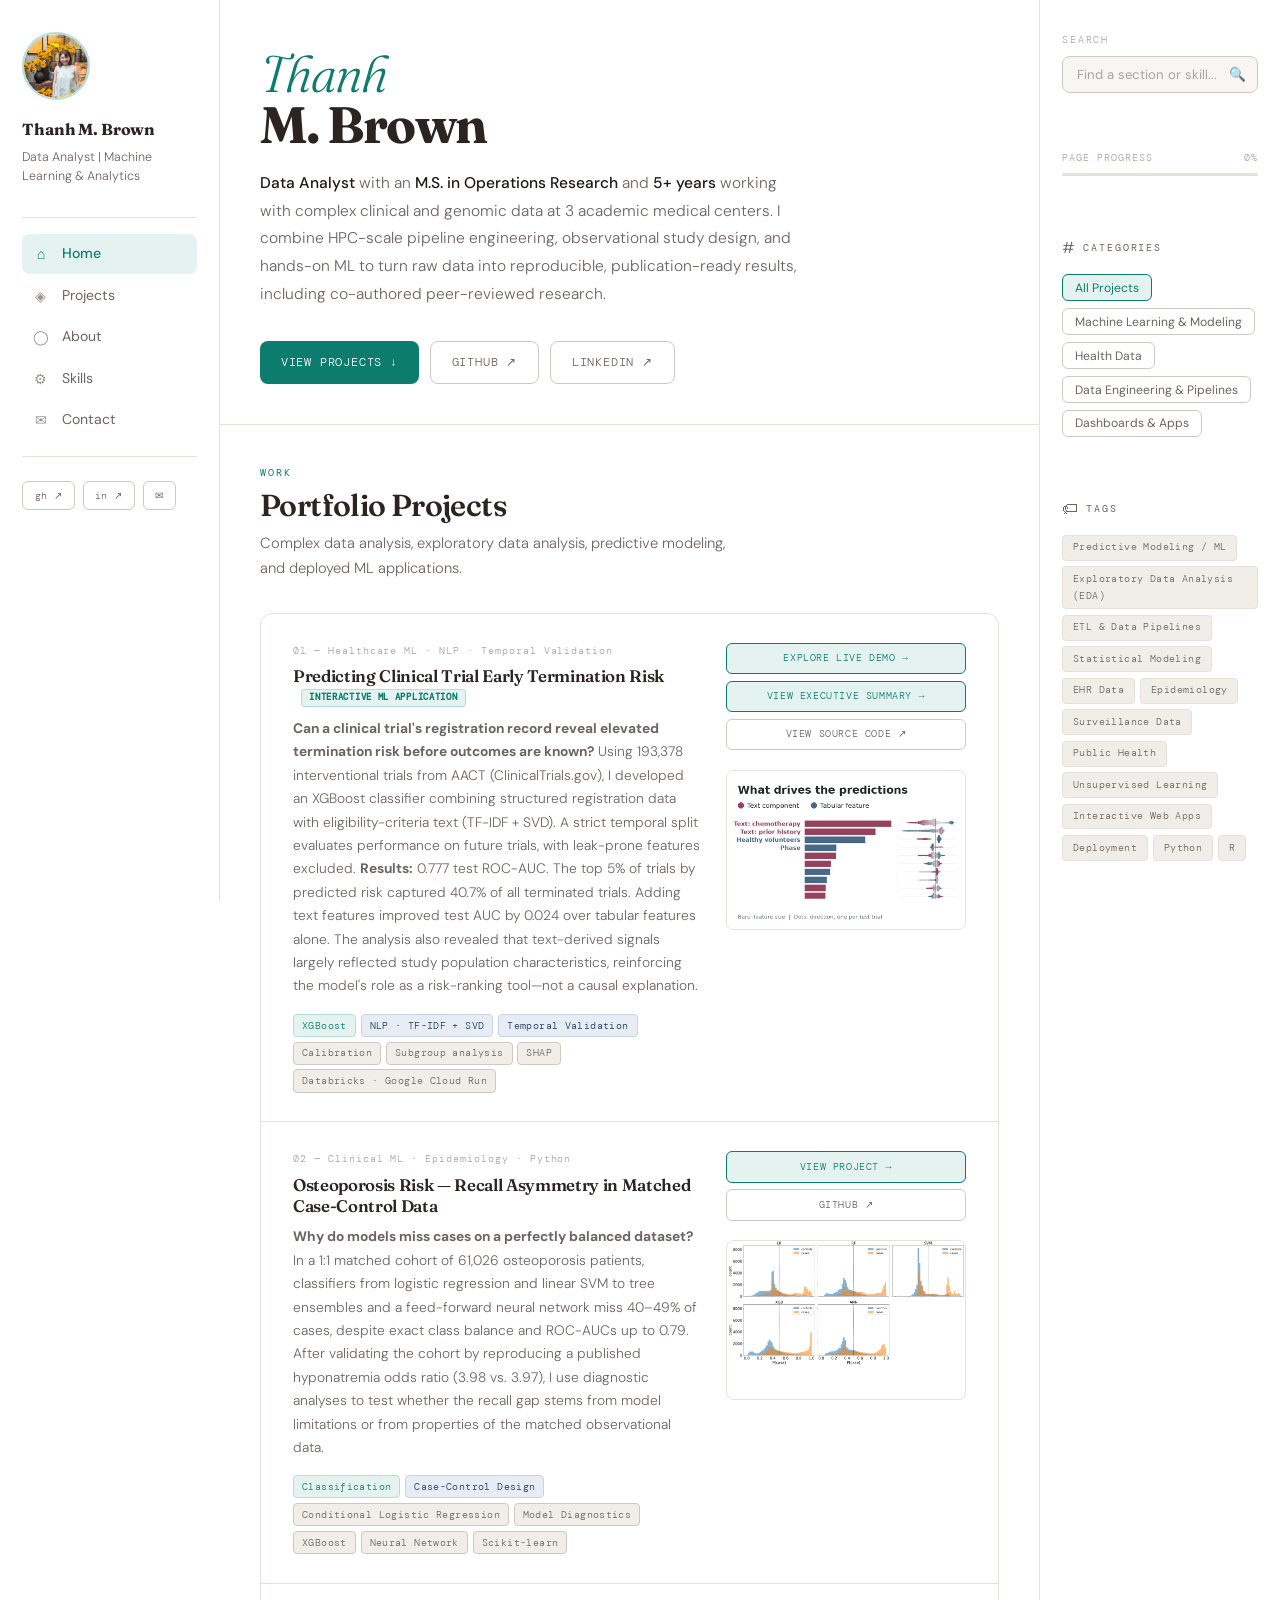
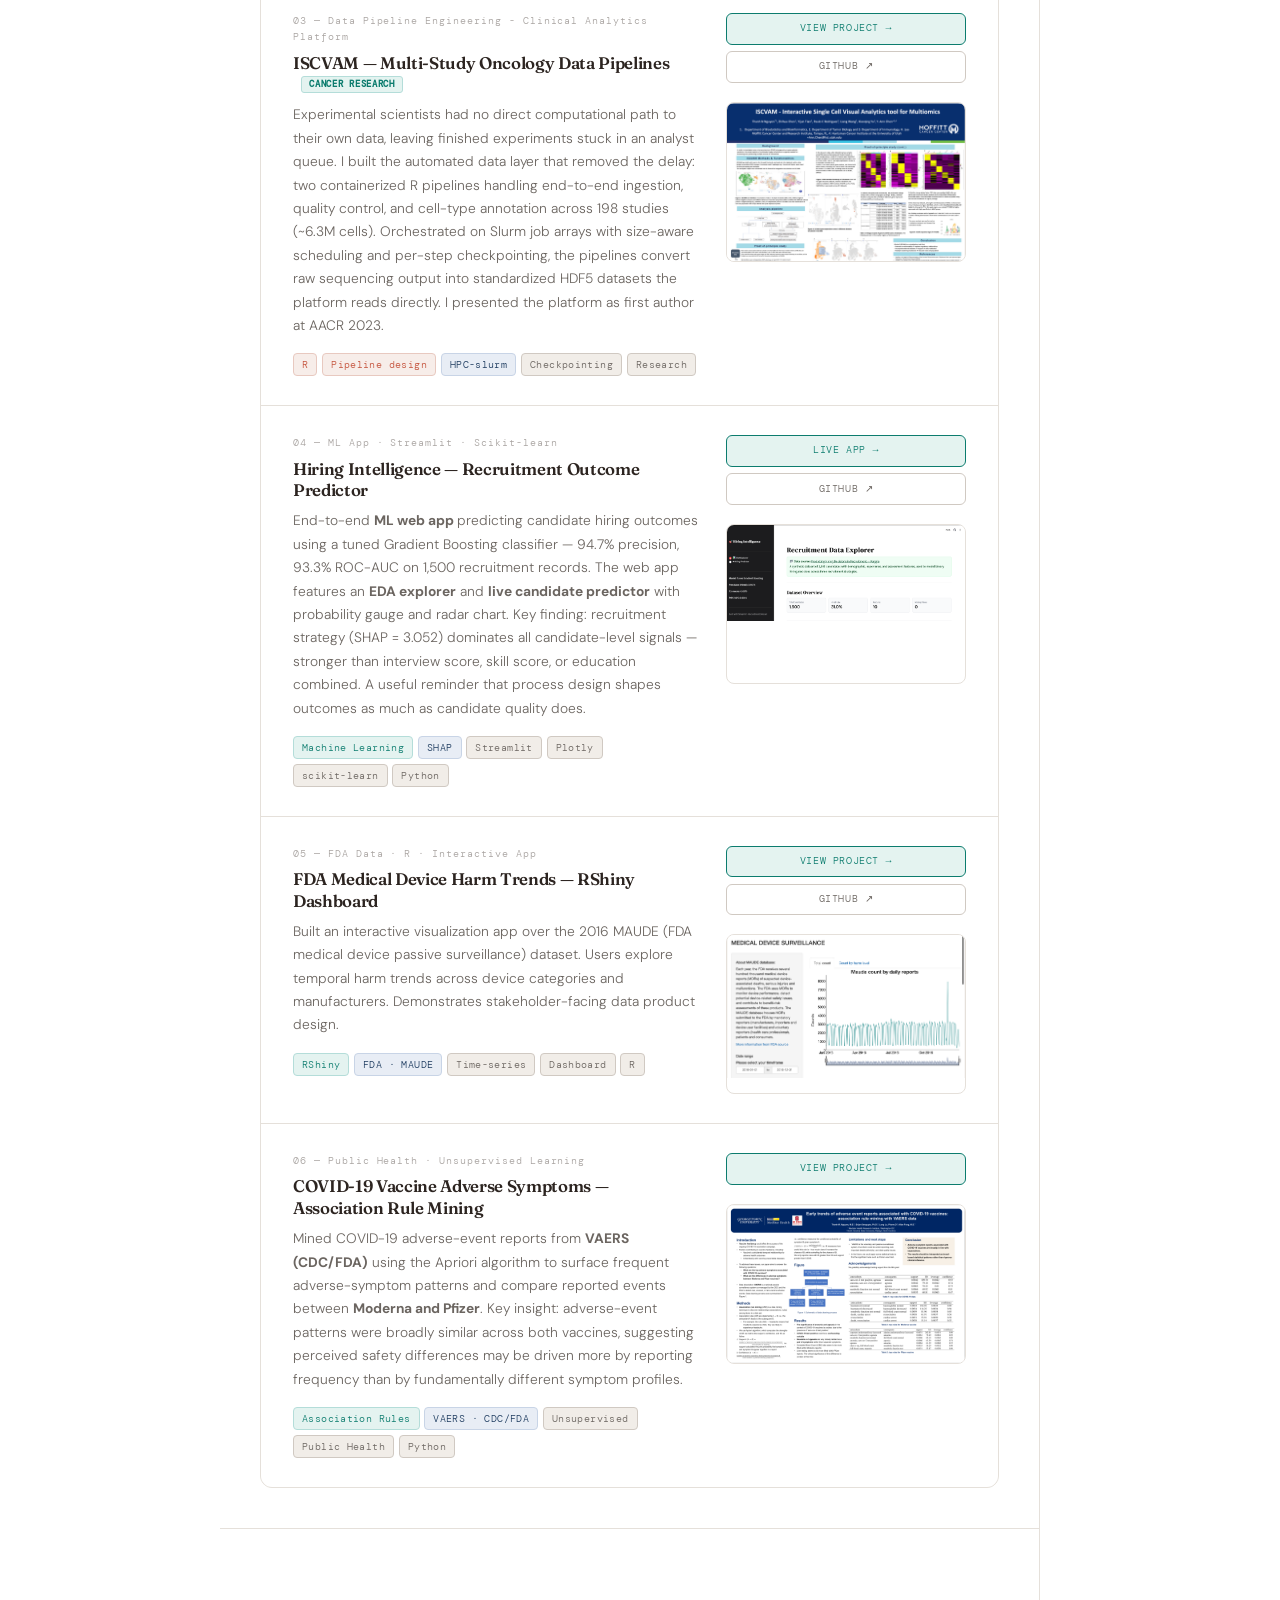
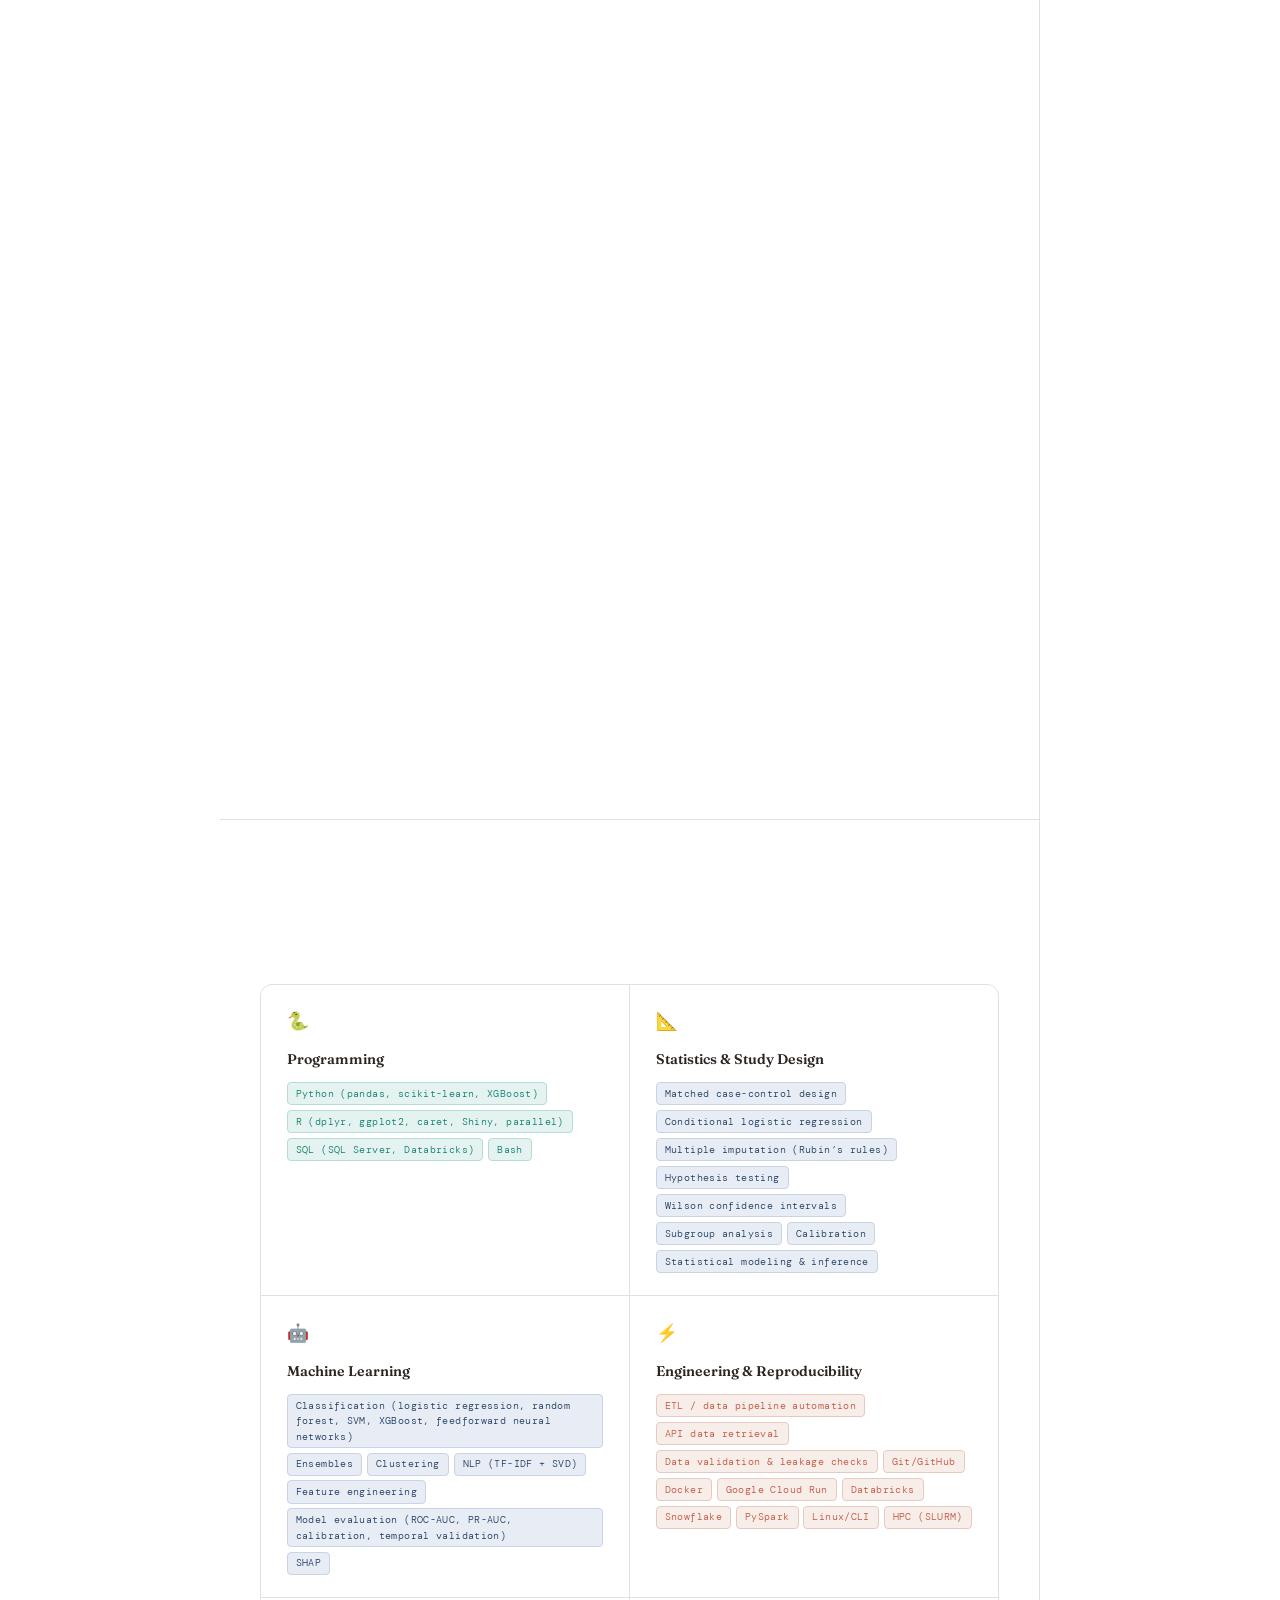
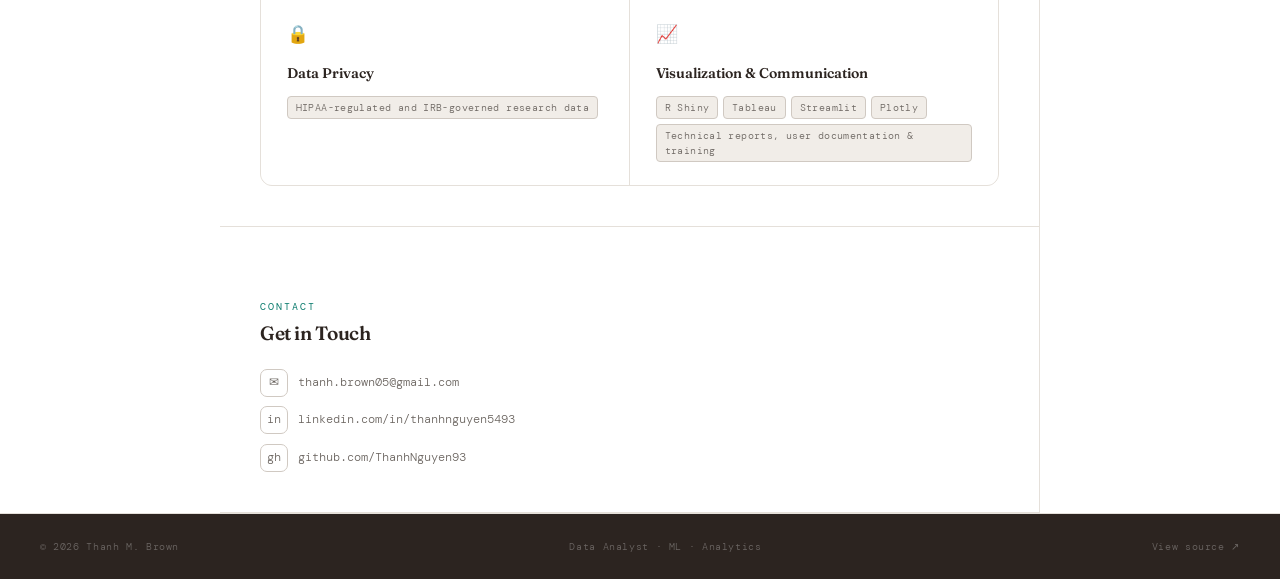
<file: index.html>
<!DOCTYPE html>
<html lang="en">
  <head>
  <meta charset="UTF-8">
  <meta name="viewport" content="width=device-width, initial-scale=1.0">
  <link rel="canonical" href="https://thanhnguyen93.github.io/" /> 
  <title>Thanh M. Brown — Data Analyst</title>

  <link rel="stylesheet" href="assets/css/style.css" />
    <!-- Google tag (gtag.js) -->
    <script async src="https://www.googletagmanager.com/gtag/js?id=G-ECCQQ2EWNH"></script>
    <script>
      window.dataLayer = window.dataLayer || [];
      function gtag(){dataLayer.push(arguments);}
      gtag('js', new Date());
      gtag('config', 'G-ECCQQ2EWNH');
    </script>
  
</head>

<body>
<div class="site-shell">

  <!-- LEFT SIDEBAR -->
  <aside class="left-sidebar">
    <div class="profile-avatar"><img src="assets/avata.jpg" alt="Thanh M. Brown" /></div>
    <div class="profile-name">Thanh M. Brown</div>
    <p class="profile-tagline">Data Analyst | Machine Learning & Analytics </p>
    <div class="sidebar-divider"></div>
    <ul class="sidebar-nav">
      <li><a href="#hero" class="active" data-section="hero"><span class="nav-icon">⌂</span> Home</a></li>
      <li><a href="#projects" data-section="projects"><span class="nav-icon">◈</span> Projects</a></li>
      <li><a href="#about" data-section="about"><span class="nav-icon">◯</span> About</a></li>
      <li><a href="#skills" data-section="skills"><span class="nav-icon">⚙</span> Skills</a></li>
      <li><a href="#contact" data-section="contact"><span class="nav-icon">✉</span> Contact</a></li>
    </ul>
    <div class="sidebar-divider"></div>
    <div class="sidebar-socials">
      <a href="https://github.com/ThanhNguyen93" target="_blank" class="social-btn">gh ↗</a>
      <a href="https://www.linkedin.com/in/thanhnguyen5493/" target="_blank" class="social-btn">in ↗</a>
      <a href="mailto:thanh.brown05@gmail.com" class="social-btn">✉</a>
    </div>
  </aside>

  <!-- MAIN CONTENT -->
  <main class="main-content">

    <!-- HERO -->
    <section id="hero" class="hero-banner">
    
      <h1 class="hero-name"><em>Thanh</em><br>M. Brown</h1>
      <p class="hero-bio">
       <strong>Data Analyst</strong> with an <strong>M.S. in Operations Research</strong> and <strong>5+ years</strong> working with complex clinical and genomic data at 3 academic medical centers. I combine HPC-scale pipeline engineering, observational study design, and hands-on ML to turn raw data into reproducible, publication-ready results, including co-authored peer-reviewed research.
      </p>
      <div class="hero-actions">
        <a href="#projects" class="btn btn-primary">View Projects ↓</a>
        <a href="https://github.com/ThanhNguyen93" target="_blank" class="btn btn-outline">GitHub ↗</a>
        <a href="https://www.linkedin.com/in/thanhnguyen5493/" target="_blank" class="btn btn-outline">LinkedIn ↗</a>
      </div>
    </section>

    <!-- PROJECTS -->
    <section id="projects" class="content-section">
      <p class="eyebrow reveal">Work</p>
      <h2 class="section-title reveal">Portfolio Projects</h2>
      <p class="section-sub reveal">Complex data analysis, exploratory data analysis, predictive modeling, and deployed ML applications.</p>

      <div class="projects-list reveal">

      
        <!-- 01 — Clinical Trial Early Termination Risk -->
      <div class="project-card featured" id="project-1">
          <div>
            <p class="project-num">
              01 — Healthcare ML · NLP · Temporal Validation 
            </p>

            <h3 class="project-title">
              Predicting Clinical Trial Early Termination Risk
              <span class="new-badge">Interactive ML application</span>
            </h3>

            <p class="project-desc">
              <strong>Can a clinical trial's registration record reveal elevated
              termination risk before outcomes are known?</strong>

              Using 193,378 interventional trials from AACT
              (ClinicalTrials.gov), I developed an XGBoost classifier combining
              structured registration data with eligibility-criteria text
              (TF-IDF + SVD). A strict temporal split evaluates performance on
              future trials, with leak-prone features excluded.

              <strong>Results:</strong> 0.777 test ROC-AUC. The top 5% of
              trials by predicted risk captured 40.7% of all terminated trials.
              Adding text features improved test AUC by 0.024 over tabular
              features alone.

              The analysis also revealed that text-derived signals largely
              reflected study population characteristics, reinforcing the
              model's role as a risk-ranking tool—not a causal explanation.
            </p>

            <div class="project-tags">
              <span class="tag tag-teal">XGBoost</span>
              <span class="tag tag-navy">NLP · TF-IDF + SVD</span>
              <span class="tag tag-navy">Temporal Validation</span>
              <span class="tag tag-muted">Calibration</span>
              <span class="tag tag-muted">Subgroup analysis</span>
              <span class="tag tag-muted">SHAP</span>
              <span class="tag tag-muted">Databricks · Google Cloud Run</span>
            </div>
          </div>

          <div class="project-links">
            <a href="https://early-termination-risk-1011623229464.us-east1.run.app"
              target="_blank" rel="noopener noreferrer"
              class="link-btn primary">Explore Live Demo →</a>

            <a href="https://thanhnguyen93.github.io/projects/project-clinical-trials.html" 
            class="link-btn primary">View Executive Summary →</a>
         
            <a href="https://github.com/ThanhNguyen93/clinical_trials_termination"
              target="_blank" rel="noopener noreferrer"
              class="link-btn">View Source Code ↗</a>

            <div class="project-preview">
              <img src="assets/img/termination-risk-screenshot.png"
                  alt="Interactive clinical trial early termination risk application">
            </div>
          </div>
        </div>
  

        <!-- 02 — Osteoporosis -->
        <div class="project-card" id="project-2">
          <div>
            <p class="project-num">02 — Clinical ML · Epidemiology · Python</p>
            <h3 class="project-title">Osteoporosis Risk — Recall Asymmetry in Matched Case-Control Data</h3>
            <p class="project-desc"><strong>Why do models miss cases on a perfectly balanced dataset?</strong> In a 1:1 matched cohort of 61,026 osteoporosis patients, classifiers from logistic regression and linear SVM to tree ensembles and a feed-forward neural network miss 40–49% of cases, despite exact class balance and ROC-AUCs up to 0.79. After validating the cohort by reproducing a published hyponatremia odds ratio (3.98 vs. 3.97), I use diagnostic analyses to test whether the recall gap stems from model limitations or from properties of the matched observational data.</p>
            <div class="project-tags">
              <span class="tag tag-teal">Classification</span>
              <span class="tag tag-navy">Case-Control Design</span>
              <span class="tag tag-muted">Conditional Logistic Regression</span>
              <span class="tag tag-muted">Model Diagnostics</span>
              <span class="tag tag-muted">XGBoost</span>
              <span class="tag tag-muted">Neural Network</span>
              <span class="tag tag-muted">Scikit-learn</span>
            </div>
          </div>
          <div class="project-links">
            <a href="https://thanhnguyen93.github.io/projects/project-osteo.html" class="link-btn primary">View Project →</a>
            <a href="https://github.com/ThanhNguyen93/osteoporosis_risk_classifier" target="_blank" rel="noopener" class="link-btn">GitHub ↗</a>
            <div class="project-preview">
              <img src="assets/img/osteo-probability-distributions.png" alt="Out-of-fold predicted probability by true class for logistic regression, random forest, linear SVM, XGBoost, and a neural network, showing cases split between a high-confidence peak and a group overlapping controls below the 0.5 cutoff">
            </div>
          </div>
        </div>

           <!-- 03 — ISCVAM -->
        <div class="project-card" id="project-3">
          <div>
            <p class="project-num">03 — Data Pipeline Engineering - Clinical Analytics Platform</p>
            <h3 class="project-title">ISCVAM — Multi-Study Oncology Data Pipelines <span class="new-badge"> Cancer Research</span></h3>
            <p class="project-desc">
              Experimental scientists had no direct computational path to their own data, leaving finished experiments stuck in an analyst queue. I built the automated data layer that removed the delay: two containerized R pipelines handling end-to-end ingestion, quality control, and cell-type annotation across 198 studies (~6.3M cells). Orchestrated on Slurm job arrays with size-aware scheduling and per-step checkpointing, the pipelines convert raw sequencing output into standardized HDF5 datasets the platform reads directly. I presented the platform as first author at AACR 2023.</p>
              <div class="project-tags">
              <span class="tag tag-coral">R</span>
              <span class="tag tag-coral">Pipeline design</span>
              <span class="tag tag-navy">HPC-slurm</span>
              <span class="tag tag-muted">Checkpointing</span>
              <span class="tag tag-muted">Research</span>
            </div>
          </div>
          <div class="project-links">
            <a href="projects/project-iscvam.html" class="link-btn primary">View Project →</a>
            <a href="https://github.com/AnnChenLab/ISCVAM" target="_blank" class="link-btn">GitHub ↗</a>
            <div class="project-preview">
              <img src="assets/img/iscvam-screenshot.png" alt="ISCVAM screenshot">
            </div>
          </div>
        </div>


         


    <!-- 04 — Hiring Intelligence -->
    <div class="project-card featured" id="project-4">
      <div>
        <p class="project-num">04 — ML App · Streamlit · Scikit-learn</p>
        <h3 class="project-title">Hiring Intelligence — Recruitment Outcome Predictor</h3>
        <p class="project-desc">End-to-end <strong>ML web app </strong>predicting candidate hiring outcomes using a tuned Gradient Boosting classifier — 94.7% precision, 93.3% ROC-AUC on 1,500 recruitment records. The web app features an <strong>EDA explorer</strong> and <strong>live candidate predictor</strong> with probability gauge and radar chart. 
          Key finding: recruitment strategy (SHAP = 3.052) dominates all candidate-level signals — stronger than interview score, skill score, or education combined. A useful reminder that process design shapes outcomes as much as candidate quality does.
        </p>
        <div class="project-tags">
          <span class="tag tag-teal">Machine Learning</span>
          <span class="tag tag-navy">SHAP</span>
          <span class="tag tag-muted">Streamlit</span>
          <span class="tag tag-muted">Plotly</span>
          <span class="tag tag-muted">scikit-learn</span>
          <span class="tag tag-muted">Python</span>
        </div>
      </div>
      <div class="project-links">
        <a href="https://hiring-intelligence-h37uceeoda-ue.a.run.app" target="_blank" class="link-btn primary">Live App →</a>
        <a href="https://github.com/ThanhNguyen93/Hiring_Intelligence" target="_blank" class="link-btn">GitHub ↗</a>
        <div class="project-preview">
          <img src="assets/img/hiring-intelligence-screenshot.png" alt="Hiring Intelligence app screenshot">
        </div>
      </div>
    </div>

        
       


        <!-- 05 — MAUDE RShiny -->
        <div class="project-card" id="project-5">
          <div>
            <p class="project-num">05 — FDA Data · R · Interactive App</p>
            <h3 class="project-title">FDA Medical Device Harm Trends — RShiny Dashboard</h3>
            <p class="project-desc">Built an interactive visualization app over the 2016 MAUDE (FDA medical device passive surveillance) dataset. Users explore temporal harm trends across device categories and manufacturers. Demonstrates stakeholder-facing data product design.</p>
            <div class="project-tags">
              <span class="tag tag-teal">RShiny</span>
              <span class="tag tag-navy">FDA · MAUDE</span>
              <span class="tag tag-muted">Time-series</span>
              <span class="tag tag-muted">Dashboard</span>
              <span class="tag tag-muted">R</span>
            </div>
          </div>
          <div class="project-links">
            <a href="projects/project-maude.html" class="link-btn primary">View Project →</a>
            <a href="https://github.com/ThanhNguyen93/Maude_viz" target="_blank" class="link-btn">GitHub ↗</a>
            <div class="project-preview">
              <img src="assets/img/rshiny-screenshot.png" alt="FDA MAUDE Dashboard screenshot">
            </div>
          </div>
        </div>

     

        <!-- 06 — VAERS Association Rule Mining -->
        <div class="project-card" id="project-6">
          <div>
            <p class="project-num">06 — Public Health · Unsupervised Learning</p>
            <h3 class="project-title">COVID-19 Vaccine Adverse Symptoms — Association Rule Mining</h3>
            <p class="project-desc">Mined COVID-19 adverse-event reports from <strong>VAERS (CDC/FDA)</strong> using the Apriori algorithm to surface frequent adverse-symptom patterns and compare reported events between <strong>Moderna and Pfizer</strong>. Key insight: adverse-event patterns were broadly similar across both vaccines, suggesting perceived safety differences may be driven more by reporting frequency than by fundamentally different symptom profiles.</p>
            <div class="project-tags">
              <span class="tag tag-teal">Association Rules</span>
              <span class="tag tag-navy">VAERS · CDC/FDA</span>
              <span class="tag tag-muted">Unsupervised</span>
              <span class="tag tag-muted">Public Health</span>
              <span class="tag tag-muted">Python</span>
            </div>
          </div>
          <div class="project-links">
            <a href="projects/project-vaers.html" class="link-btn primary">View Project →</a>
            <div class="project-preview">
              <img src="assets/img/vaers-screenshot.png" alt="VAERS association rule mining screenshot">
            </div>
          </div>
        </div>

      </div>
    </section>

    <!-- ABOUT & CONTACT -->
    <section id="about" class="content-section">
      <p class="eyebrow reveal">Background</p>
      <h2 class="section-title reveal">About Me</h2>
            <div class="about-body reveal">
        <p>I'm a data analyst with an M.S. in Operations Research and 5+ years at academic medical centers (MedStar Health, Moffitt Cancer Center, Huntsman Cancer Institute), working with clinical EHR data, FDA safety reports, and high-dimensional genomic profiles. My work spans statistical modeling, machine learning, and large-scale data pipelines. I focus on the questions that matter before modeling: what the data can support, where bias enters, and when an association isn't enough to act on. I own the full path from raw, messy sources to reproducible results and tools that non-technical stakeholders actually use.</p>

        <h3 class="about-subhead">Core competencies</h3>
        <ul class="about-list">
          <li><strong>Scale &amp; Engineering Rigor:</strong> Engineered parallelized R/Python ETL and analysis pipelines on HPC/SLURM clusters with run-tracking checkpointing (6.3M+ cells across 198 studies).</li>
          <li><strong>Methodological Depth:</strong> Paired machine learning with advanced observational study design, including matched case-control pairing, conditional logistic regression, and Rubin&rsquo;s rules for multiple imputation.</li>
          <li><strong>Real-World &amp; Federal Data:</strong> Executed hands-on data retrieval, extraction, and modeling across structured and unstructured sources, including hospital EHR data, FDA MAUDE, and VAERS safety databases.</li>
          <li><strong>Scientific Impact:</strong> Co-authored peer-reviewed research in top-tier journals (<em>Clinical Cancer Research</em> and <em>Cancer Research</em>) and presented first-author platform work at AACR 2023.</li>
          <li><strong>Oncology Genomics:</strong> Built analysis pipelines for single-cell RNA-seq, single-cell ATAC-seq, and multiome data&mdash;covering QC, dimension reduction, clustering, and annotation with Seurat and Signac&mdash;with additional work in spatial transcriptomics and bulk sequencing.</li>
        </ul>

        <h3 class="about-subhead">Publications</h3>
        <p>Published under Nguyen, T. / Nguyen, T.N.</p>
        <ul class="about-list">
          <li>Sriramareddy SN, &hellip;, Nguyen T, &hellip;, Smalley KSM. GDF15 reprograms the microenvironment to drive liver metastasis of uveal melanoma. <em>Cancer Res.</em> 2026. <a href="https://doi.org/10.1158/0008-5472.CAN-25-0536" target="_blank" rel="noopener">doi:10.1158/0008-5472.CAN-25-0536</a></li>
          <li>Li J, &hellip;, Nguyen T, &hellip;, Smalley KSM. Single cell characterization of the cellular landscape of acral melanoma identifies novel targets for immunotherapy. <em>Clin Cancer Res.</em> 2022. <a href="https://doi.org/10.1158/1078-0432.CCR-21-3145" target="_blank" rel="noopener">doi:10.1158/1078-0432.CCR-21-3145</a></li>
        </ul>
      </div>
      
    </section>

  <!-- SKILLS -->
    <section id="skills" class="content-section">
      <p class="eyebrow reveal">Capabilities</p>
      <h2 class="section-title reveal">Technical Skills</h2>
      <p class="section-sub reveal">Tools I use from raw data to deployed models.</p>
      <div class="skills-grid reveal">

        <div class="skill-block">
          <div class="skill-icon">🐍</div>
          <div class="skill-name">Programming</div>
          <div class="skill-tags">
            <span class="tag tag-teal">Python (pandas, scikit-learn, XGBoost)</span>
            <span class="tag tag-teal">R (dplyr, ggplot2, caret, Shiny, parallel)</span>
            <span class="tag tag-teal">SQL (SQL Server, Databricks)</span>
            <span class="tag tag-teal">Bash</span>
          </div>
        </div>

        <div class="skill-block">
          <div class="skill-icon">📐</div>
          <div class="skill-name">Statistics &amp; Study Design</div>
          <div class="skill-tags">
            <span class="tag tag-navy">Matched case-control design</span>
            <span class="tag tag-navy">Conditional logistic regression</span>
            <span class="tag tag-navy">Multiple imputation (Rubin&rsquo;s rules)</span>
            <span class="tag tag-navy">Hypothesis testing</span>
            <span class="tag tag-navy">Wilson confidence intervals</span>
            <span class="tag tag-navy">Subgroup analysis</span>
            <span class="tag tag-navy">Calibration</span>
            <span class="tag tag-navy">Statistical modeling &amp; inference</span>
          </div>
        </div>

        <div class="skill-block">
          <div class="skill-icon">🤖</div>
          <div class="skill-name">Machine Learning</div>
          <div class="skill-tags">
            <span class="tag tag-navy">Classification (logistic regression, random forest, SVM, XGBoost, feedforward neural networks)</span>
            <span class="tag tag-navy">Ensembles</span>
            <span class="tag tag-navy">Clustering</span>
            <span class="tag tag-navy">NLP (TF-IDF + SVD)</span>
            <span class="tag tag-navy">Feature engineering</span>
            <span class="tag tag-navy">Model evaluation (ROC-AUC, PR-AUC, calibration, temporal validation)</span>
            <span class="tag tag-navy">SHAP</span>
          </div>
        </div>

        <div class="skill-block">
          <div class="skill-icon">⚡</div>
          <div class="skill-name">Engineering &amp; Reproducibility</div>
          <div class="skill-tags">
            <span class="tag tag-coral">ETL / data pipeline automation</span>
            <span class="tag tag-coral">API data retrieval</span>
            <span class="tag tag-coral">Data validation &amp; leakage checks</span>
            <span class="tag tag-coral">Git/GitHub</span>
            <span class="tag tag-coral">Docker</span>
            <span class="tag tag-coral">Google Cloud Run</span>
            <span class="tag tag-coral">Databricks</span>
            <span class="tag tag-coral">Snowflake</span>
            <span class="tag tag-coral">PySpark</span>
            <span class="tag tag-coral">Linux/CLI</span>
            <span class="tag tag-coral">HPC (SLURM)</span>
          </div>
        </div>

        <div class="skill-block">
          <div class="skill-icon">🔒</div>
          <div class="skill-name">Data Privacy</div>
          <div class="skill-tags">
            <span class="tag tag-muted">HIPAA-regulated and IRB-governed research data</span>
          </div>
        </div>

        <div class="skill-block">
          <div class="skill-icon">📈</div>
          <div class="skill-name">Visualization &amp; Communication</div>
          <div class="skill-tags">
            <span class="tag tag-muted">R Shiny</span>
            <span class="tag tag-muted">Tableau</span>
            <span class="tag tag-muted">Streamlit</span>
            <span class="tag tag-muted">Plotly</span>
            <span class="tag tag-muted">Technical reports, user documentation &amp; training</span>
          </div>
        </div>

      </div>
    </section>

    <!-- CONTACT -->
    <section id="contact" class="content-section">
      <div style="margin-top:2rem;">
        <p class="eyebrow reveal">Contact</p>
        <h3 style="font-family:'Fraunces',serif;font-weight:600;font-size:1.2rem;margin-bottom:0.2rem;" class="reveal">Get in Touch</h3>
        <ul class="contact-list reveal">
          <li><a href="mailto:thanh.brown05@gmail.com"><span class="ci">✉</span>thanh.brown05@gmail.com</a></li>
          <li><a href="https://www.linkedin.com/in/thanhnguyen5493/" target="_blank"><span class="ci">in</span>linkedin.com/in/thanhnguyen5493</a></li>
          <li><a href="https://github.com/ThanhNguyen93" target="_blank"><span class="ci">gh</span>github.com/ThanhNguyen93</a></li>
          </ul>
      </div>
    </section>


  </main>

  <!-- RIGHT SIDEBAR -->
  <aside class="right-sidebar">
    <div class="search-box">
      <span class="search-label">Search</span>
      <div class="search-input-wrap">
        <input type="text" class="search-input" id="search-input" placeholder="Find a section or skill..." aria-label="Search" />
        <span class="search-icon">🔍</span>
      </div>
    </div>
    <div class="rsb-divider"></div>
    <div class="rsb-progress-wrap">
      <div class="rsb-progress-label"><span>Page progress</span><span id="progress-pct">0%</span></div>
      <div class="rsb-progress-track"><div class="rsb-progress-fill" id="rsb-progress"></div></div>
    </div>
    <div class="rsb-divider"></div>
    <div class="rsb-section">
      <div class="rsb-heading"><span class="rsb-heading-icon">#</span><span class="rsb-heading-text">Categories</span></div>
      <div class="cat-grid">
        <button class="cat-btn active" data-filter="all">All Projects</button>
        <button class="cat-btn" data-filter="ml">Machine Learning &amp; Modeling</button>
        <button class="cat-btn" data-filter="health">Health Data</button>
        <button class="cat-btn" data-filter="engineering">Data Engineering &amp; Pipelines</button>
        <button class="cat-btn" data-filter="apps">Dashboards &amp; Apps</button>
      </div>
    </div>
    <div class="rsb-divider"></div>
    <div class="rsb-section">
      <div class="rsb-heading"><span class="rsb-heading-icon">🏷</span><span class="rsb-heading-text">Tags</span></div>
      <div class="tag-cloud">
        <span class="tag-chip" data-jump="project-1">Predictive Modeling / ML</span>
        <span class="tag-chip" data-jump="project-4">Exploratory Data Analysis (EDA)</span>
        <span class="tag-chip" data-jump="project-3">ETL &amp; Data Pipelines</span>
        <span class="tag-chip" data-jump="project-2">Statistical Modeling</span>
        <span class="tag-chip" data-jump="project-2">EHR Data</span>
        <span class="tag-chip" data-jump="project-2">Epidemiology</span>
        <span class="tag-chip" data-jump="project-5">Surveillance Data</span>
        <span class="tag-chip" data-jump="project-6">Public Health</span>
        <span class="tag-chip" data-jump="project-6">Unsupervised Learning</span>
        <span class="tag-chip" data-jump="project-4">Interactive Web Apps</span>
        <span class="tag-chip" data-jump="project-1">Deployment</span>
        <span class="tag-chip" data-jump="skills">Python</span>
        <span class="tag-chip" data-jump="skills">R</span>
      </div>
    </div>
  </aside>

  <footer class="site-footer">
    <p>© 2026 Thanh M. Brown</p>
    <p>Data Analyst · ML · Analytics</p>
    <a href="https://thanhnguyen93.github.io" target="_blank">View source ↗</a>
  </footer>

</div>
<script src="assets/js/main.js"></script>

<script>
  // ── GA4 Click Tracking ──────────────────────────────────────────────
  document.addEventListener('DOMContentLoaded', function () {

    // 1. Project card buttons (Live App, GitHub, View Project)
    document.querySelectorAll('.project-card .project-links a').forEach(function (link) {
      link.addEventListener('click', function () {
        var card = link.closest('.project-card');
        var titleEl = card ? card.querySelector('.project-title') : null;
        var projectTitle = titleEl ? titleEl.textContent.trim() : 'Unknown';
        gtag('event', 'project_click', {
          project_name: projectTitle,
          button_label: link.textContent.trim(),
          link_url: link.href
        });
      });
    });

    // 2. Hero section buttons (View Projects, GitHub, LinkedIn)
    document.querySelectorAll('.hero-actions a').forEach(function (link) {
      link.addEventListener('click', function () {
        gtag('event', 'hero_click', {
          button_label: link.textContent.trim(),
          link_url: link.href
        });
      });
    });

    // 3. Sidebar nav links
    document.querySelectorAll('.sidebar-nav a').forEach(function (link) {
      link.addEventListener('click', function () {
        gtag('event', 'nav_click', {
          section: link.getAttribute('data-section') || link.textContent.trim()
        });
      });
    });

    // 4. Sidebar social buttons (GitHub, LinkedIn, Email)
    document.querySelectorAll('.sidebar-socials a').forEach(function (link) {
      link.addEventListener('click', function () {
        gtag('event', 'social_click', {
          platform: link.textContent.trim(),
          link_url: link.href
        });
      });
    });

    // 5. Contact section links
    document.querySelectorAll('.contact-list a').forEach(function (link) {
      link.addEventListener('click', function () {
        gtag('event', 'contact_click', {
          link_url: link.href
        });
      });
    });

  });
</script>
</body>
</html>
</file>
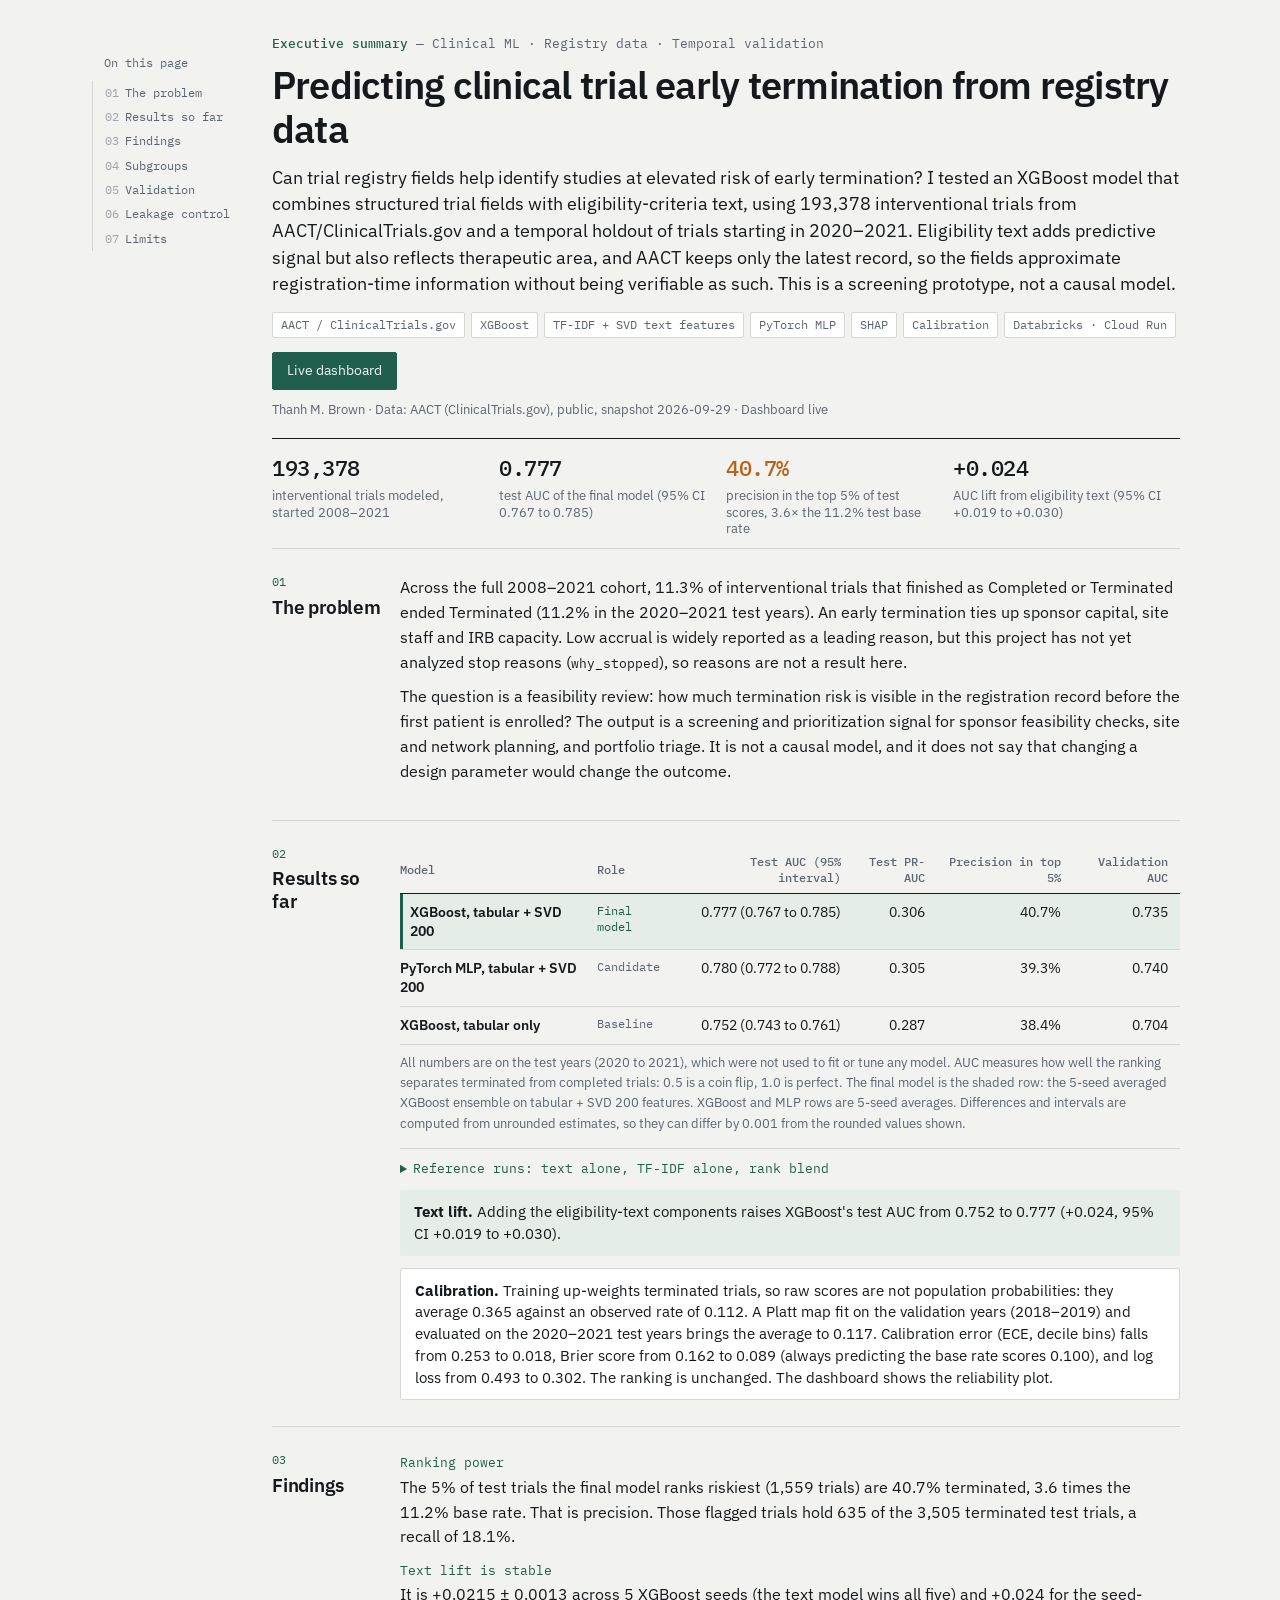
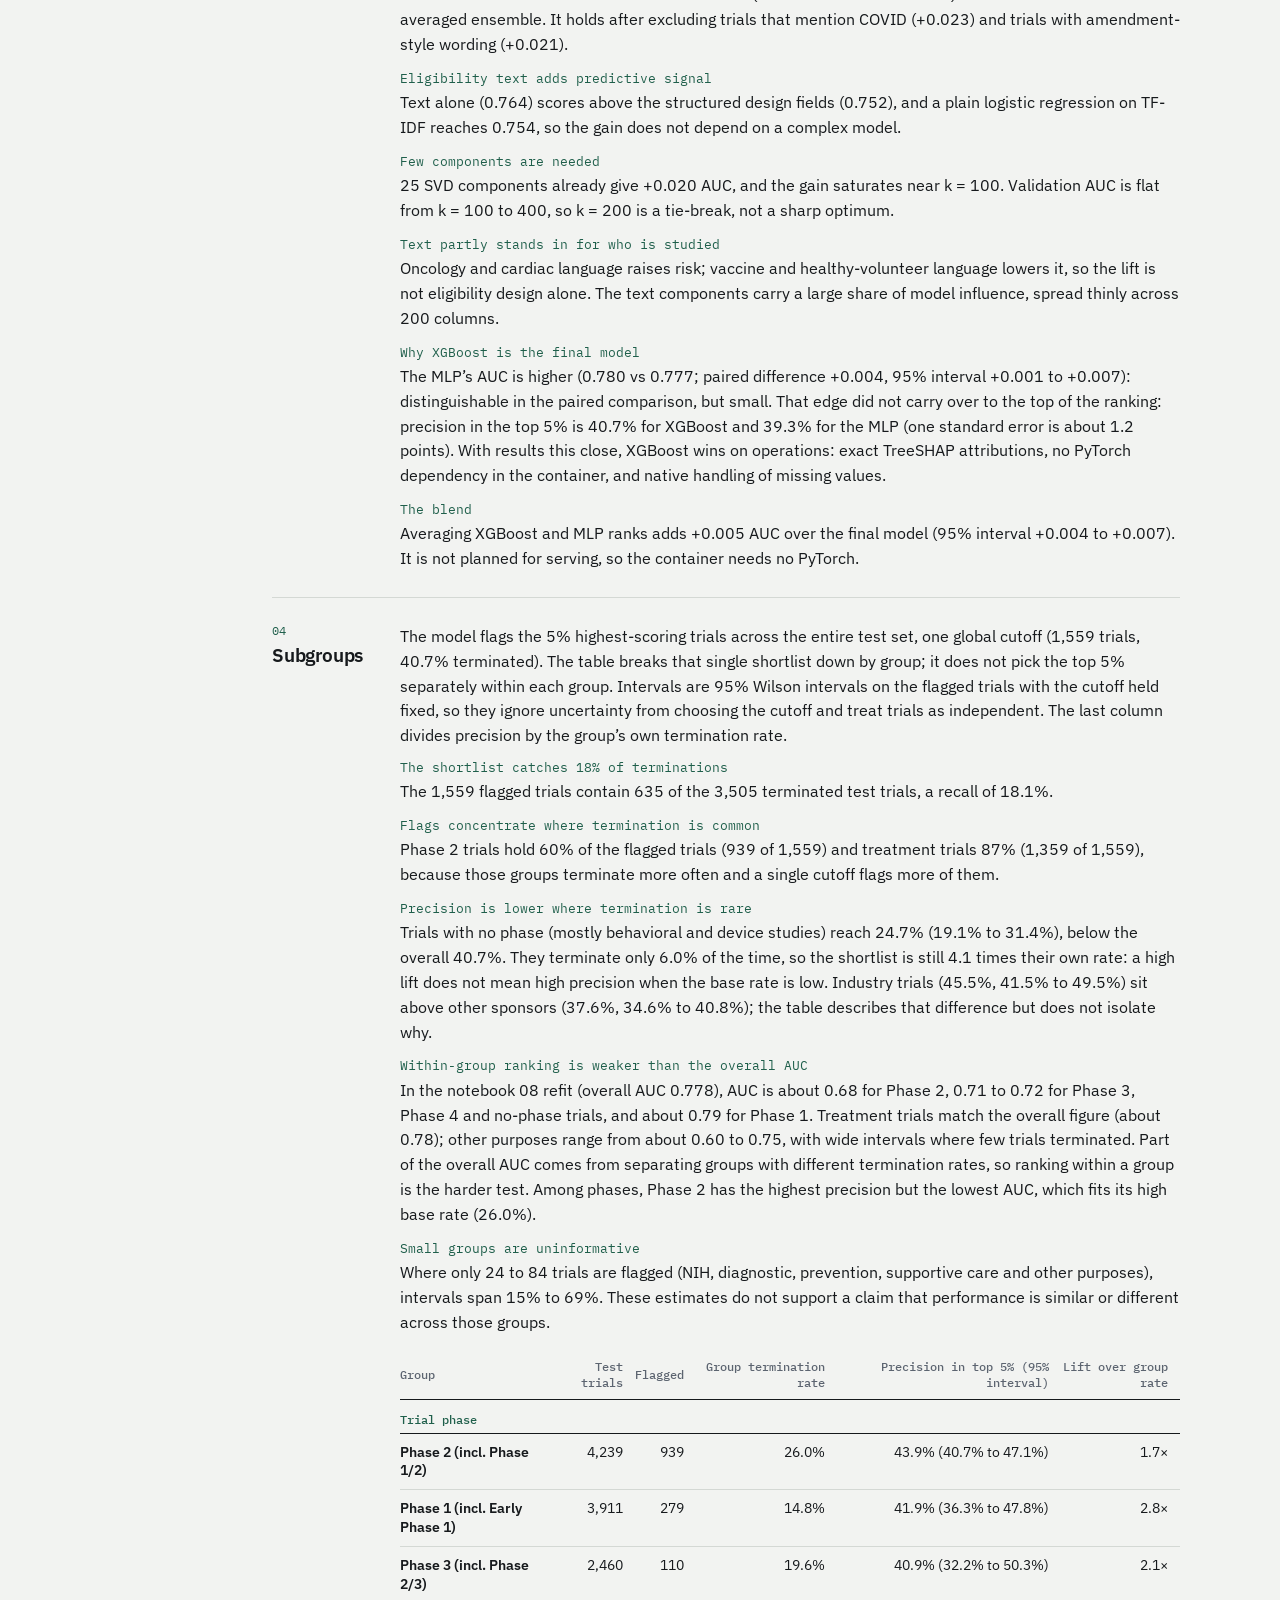
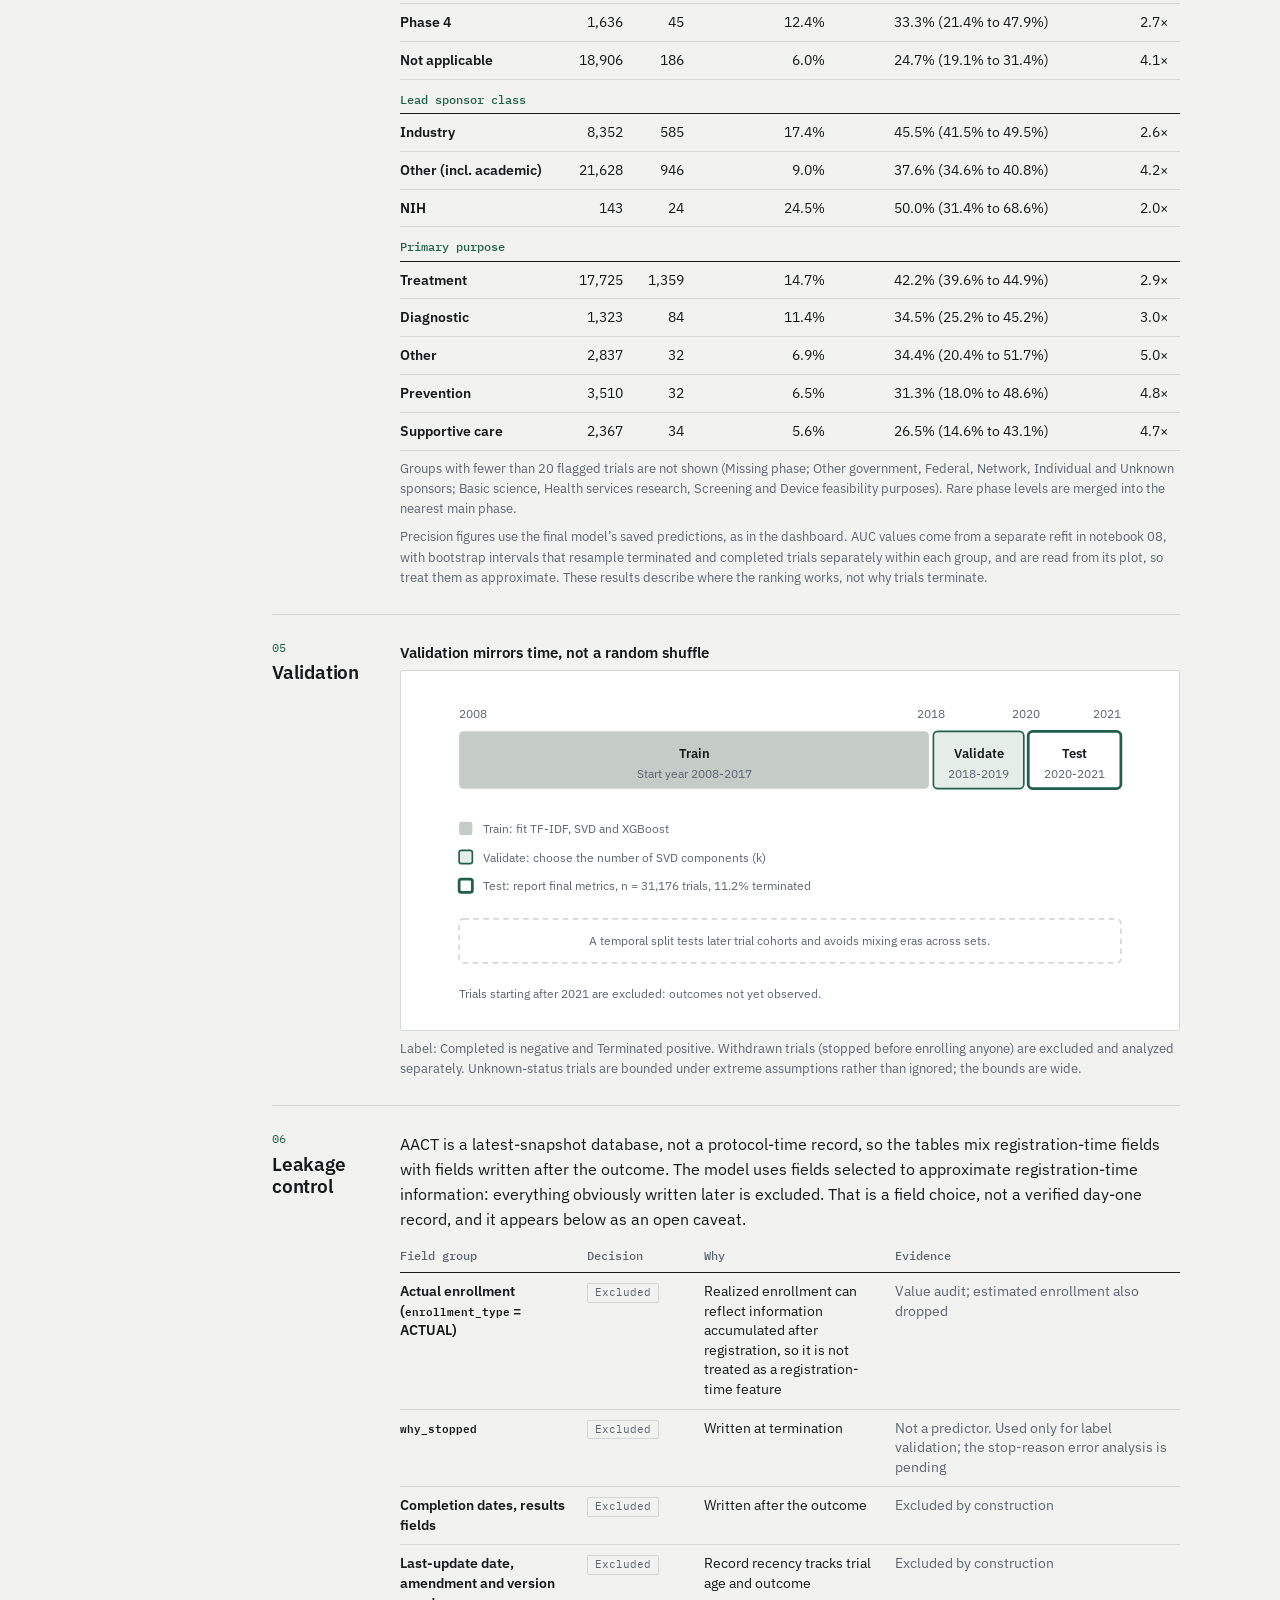
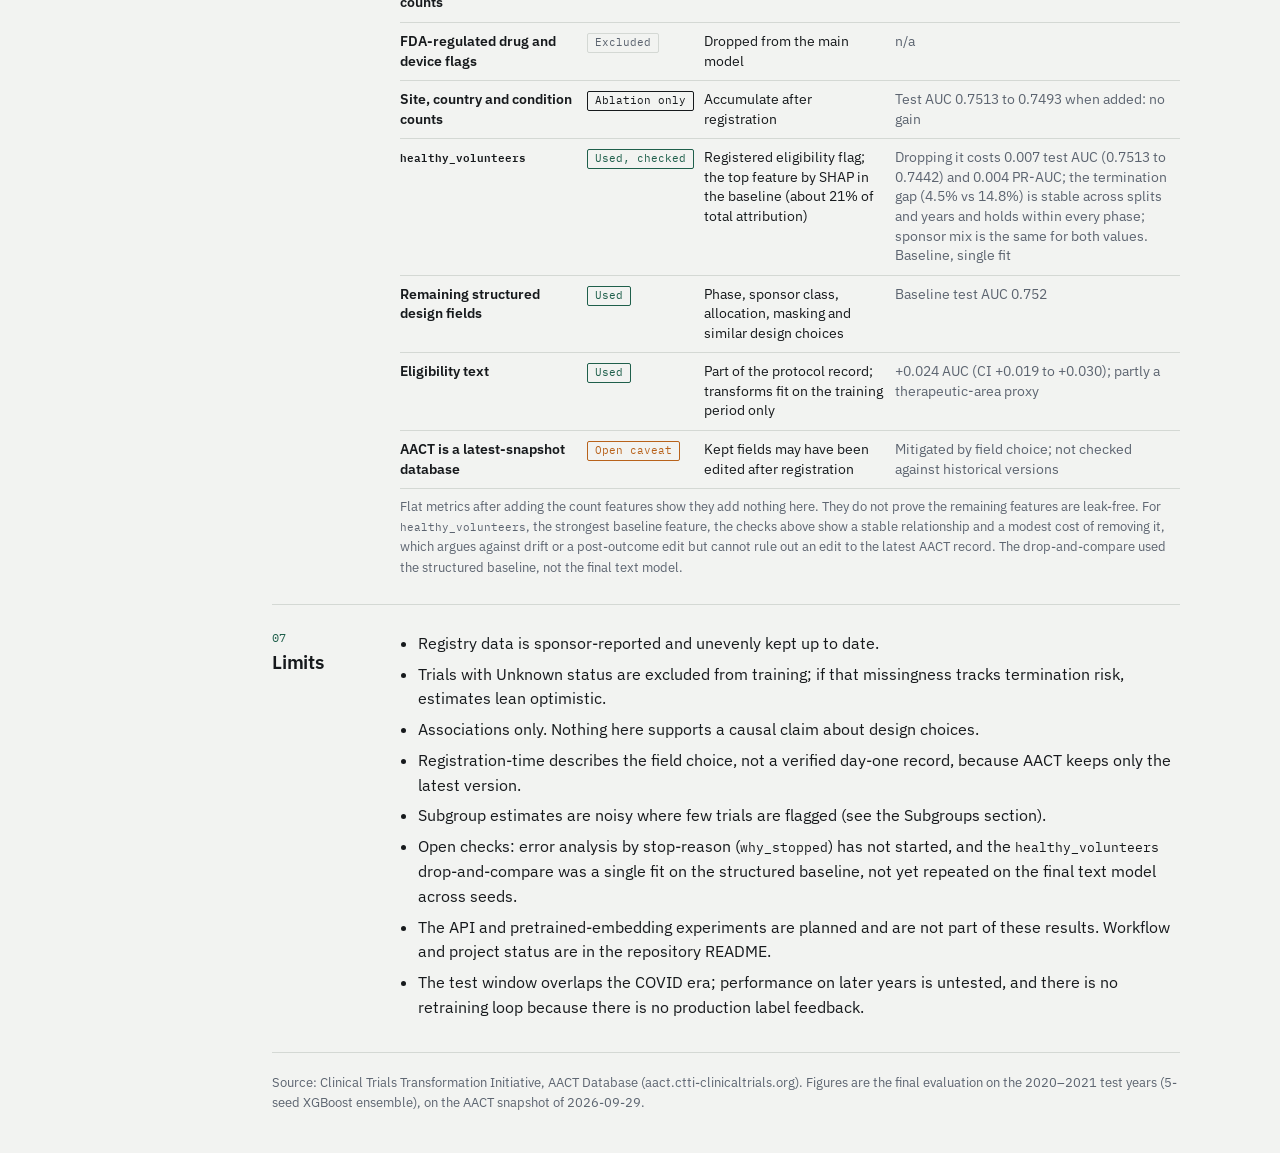
<file: projects/project-clinical-trials.html>
<!DOCTYPE html>
<html lang="en">
<head>
<meta charset="utf-8">
<meta name="viewport" content="width=device-width, initial-scale=1, viewport-fit=cover">
<!-- Google tag (gtag.js) -->
<script async src="https://www.googletagmanager.com/gtag/js?id=G-ECCQQ2EWNH"></script>
<script>
  window.dataLayer = window.dataLayer || [];
  function gtag(){dataLayer.push(arguments);}
  gtag('js', new Date());
  gtag('config', 'G-ECCQQ2EWNH');
</script>
<title>Predicting Clinical Trial Early Termination from Registry Data</title>
<link rel="preconnect" href="https://fonts.googleapis.com">
<link rel="preconnect" href="https://fonts.gstatic.com" crossorigin>
<link href="https://fonts.googleapis.com/css2?family=IBM+Plex+Mono:wght@400;500&family=IBM+Plex+Sans:wght@400;450;600&display=swap" rel="stylesheet">
<style>
:root{
  --ground:#F2F3F1; --card:#ffffff; --ink:#16191C; --muted:#5C6470; --rule:#D4D8D4;
  --signal:#1F5F4B; --signal-soft:#E4EDE8; --hot:#B8621B;
  --bar:#C5CBC6; --todo:#7C8893;
  --sans:"IBM Plex Sans",system-ui,-apple-system,"Segoe UI",sans-serif;
  --mono:"IBM Plex Mono",ui-monospace,Menlo,monospace;
  /* aliases used by the inline SVG diagrams */
  --done:var(--signal); --prog:var(--hot); --accent:var(--signal); --accent-soft:var(--signal-soft);
}
@media (prefers-color-scheme: dark){
  :root:not([data-theme="light"]){
    --ground:#101517; --card:#171E21; --ink:#E8ECEA; --muted:#9AA5A1; --rule:#2B3539;
    --signal:#5FC2A0; --signal-soft:#16302A; --hot:#E39A55; --bar:#33403F; --todo:#7F8D99;
  }
}
:root[data-theme="dark"]{
  --ground:#101517; --card:#171E21; --ink:#E8ECEA; --muted:#9AA5A1; --rule:#2B3539;
  --signal:#5FC2A0; --signal-soft:#16302A; --hot:#E39A55; --bar:#33403F; --todo:#7F8D99;
}
*,*::before,*::after{box-sizing:border-box}
html{-webkit-text-size-adjust:100%}
body{margin:0;background:var(--ground);color:var(--ink);font-family:var(--sans);font-size:16px;line-height:1.55}
p{margin:0 0 10px}
a{color:var(--signal)}
a:focus-visible{outline:2px solid var(--signal);outline-offset:2px}
code{font-family:var(--mono);font-size:.84em}

/* ---------- shell: rail + content (small gap) ---------- */
.shell{max-width:1120px;margin:0 auto;padding:0 20px}
.col{min-width:0}
.toc{display:none}
@media (min-width:1000px){
  .shell{display:grid;grid-template-columns:168px minmax(0,1fr);gap:12px;padding:0 20px 0 12px}
  .toc{display:block;position:sticky;top:20px;align-self:start;max-height:calc(100vh - 40px);overflow-y:auto;padding-top:34px}
}

/* ---------- side contents rail ---------- */
.toc h2{font-family:var(--mono);font-size:12px;font-weight:400;color:var(--muted);margin:0 0 8px;padding-left:12px}
.toc ol{list-style:none;margin:0;padding:0;border-left:1px solid var(--rule);counter-reset:toc}
.toc > ol > li{counter-increment:toc}
.toc a{display:flex;gap:6px;padding:5px 0 5px 12px;margin-left:-1px;border-left:1px solid transparent;
  font-family:var(--mono);font-size:11.5px;line-height:1.25;color:var(--muted);text-decoration:none}
.toc > ol > li > a::before{content:counter(toc,decimal-leading-zero);opacity:.55;flex:none}
.toc a:hover{color:var(--ink)}
.toc a[aria-current="true"]{color:var(--signal);border-left-color:var(--signal)}
.toc a[aria-current="true"]::before{opacity:1}
.toc ol ol{border-left:0;display:none;margin:0 0 4px}
.toc li.open > ol{display:block}
.toc ol ol a{padding:3px 0 3px 30px;font-family:var(--sans);font-size:12px;border-left:0;margin-left:0}
.toc ol ol a:hover{color:var(--signal)}

/* ---------- hero ---------- */
.hero{padding:34px 0 18px}
.eyebrow{font-family:var(--mono);font-size:12.5px;color:var(--muted);margin:0 0 10px}
.eyebrow b{color:var(--signal);font-weight:500}
h1{font-size:clamp(27px,4.4vw,38px);line-height:1.15;letter-spacing:-.02em;font-weight:600;margin:0 0 14px}
.lede{font-size:18px;line-height:1.48;margin:0 0 14px}
.chips{display:flex;flex-wrap:wrap;gap:6px;margin:0 0 14px;padding:0;list-style:none}
.chips li{font-family:var(--mono);font-size:12px;color:var(--muted);border:1px solid var(--rule);border-radius:2px;padding:3px 8px;background:var(--card)}
.actions{display:flex;flex-wrap:wrap;gap:10px;margin-bottom:6px}
.actions a{font-size:14px;text-decoration:none;padding:7px 14px;border-radius:2px;border:1px solid var(--signal);color:var(--signal)}
.actions a.primary{background:var(--signal);color:var(--ground)}
.actions a:hover,.actions a:focus-visible{background:var(--signal);color:var(--ground)}
.meta{font-size:13px;color:var(--muted);margin:10px 0 0}

/* ---------- scale strip ---------- */
.scale{margin:0;border-top:1px solid var(--ink);border-bottom:1px solid var(--rule);display:grid;grid-template-columns:repeat(4,1fr)}
.scale div{padding:12px 12px 12px 0}
.scale dt{font-family:var(--mono);font-size:22px;font-weight:500;letter-spacing:-.02em;white-space:nowrap}
.scale dt.hot{color:var(--hot)}
.scale dd{margin:2px 0 0;font-size:12.5px;color:var(--muted);line-height:1.3}

/* ---------- beat sections: narrow label column ---------- */
main{counter-reset:sec}
main > section{counter-increment:sec;display:grid;grid-template-columns:112px minmax(0,1fr);gap:16px;padding:26px 0;border-bottom:1px solid var(--rule);scroll-margin-top:16px}
main > section > h2{font-size:19px;font-weight:600;line-height:1.2;letter-spacing:-.01em;margin:0}
main > section > h2::before{content:counter(sec,decimal-leading-zero);display:block;font-family:var(--mono);font-size:12px;font-weight:400;color:var(--signal);margin:0 0 6px}
.body{min-width:0}
.body > :first-child{margin-top:0}
h3{font-size:15px;font-weight:600;margin:16px 0 6px}
.body > h3:first-child{margin-top:0}
.note{font-size:13px;color:var(--muted);margin:8px 0 0}
ul.plain{margin:0;padding-left:18px}
ul.plain li{margin-bottom:6px}

/* ---------- findings (dl) ---------- */
.points{margin:0;padding:0}
.points dt{font-family:var(--mono);font-size:12.5px;color:var(--signal);margin-top:12px;scroll-margin-top:16px}
.points dt:first-child{margin-top:0}
.points dd{margin:2px 0 0;padding:0}

/* ---------- callouts ---------- */
.pull{margin:12px 0 0;padding:11px 14px;background:var(--signal-soft);border-radius:2px;font-size:15px;line-height:1.45}
.pull p{margin:0}
.pull.plain{background:var(--card);border:1px solid var(--rule)}

/* ---------- tables ---------- */
.scroll{overflow-x:auto;background:
  linear-gradient(to right,var(--ground),var(--ground)) 0 0/24px 100% no-repeat local,
  linear-gradient(to left,var(--ground),var(--ground)) 100% 0/24px 100% no-repeat local,
  linear-gradient(to right,rgba(0,0,0,.16),rgba(0,0,0,0)) 0 0/12px 100% no-repeat scroll,
  linear-gradient(to left,rgba(0,0,0,.16),rgba(0,0,0,0)) 100% 0/12px 100% no-repeat scroll}
details.more{margin-top:14px;border-top:1px solid var(--rule);padding-top:10px}
details.more summary{cursor:pointer;font-family:var(--mono);font-size:12.5px;color:var(--signal)}
details.more summary:focus-visible{outline:2px solid var(--signal);outline-offset:2px}
.points + .scroll{margin-top:18px}
.rtab.ref{min-width:0;max-width:460px;margin-top:8px}
table{width:100%;border-collapse:collapse}
.rtab{font-size:13.5px;line-height:1.4;min-width:680px}
.rtab th{text-align:left;font-family:var(--mono);font-weight:500;font-size:11.5px;color:var(--muted);padding:7px 10px 7px 0;border-bottom:1px solid var(--ink)}
.rtab td{padding:9px 10px 9px 0;border-bottom:1px solid var(--rule);vertical-align:top}
.rtab td.n,.rtab th.n{text-align:right;font-variant-numeric:tabular-nums;padding-right:12px}
.rtab td.n{white-space:nowrap}
.rtab th.n{white-space:normal}
.rtab td:first-child{font-weight:600}
.rtab tr.final td{background:var(--signal-soft)}
.rtab tr.final td:first-child{box-shadow:inset 3px 0 0 var(--signal);padding-left:10px}
.rtab tr.final th:first-child,.rtab th:first-child{padding-left:0}
.rtab .role{font-family:var(--mono);font-size:11.5px;color:var(--muted)}
.rtab tr.final .role{color:var(--signal)}

.rtab.sub{min-width:640px}
.rtab tr.grp td{font-family:var(--mono);font-size:11.5px;font-weight:500;color:var(--signal);background:transparent;padding:12px 0 5px;border-bottom:1px solid var(--ink)}
.matrix{font-size:13.5px;line-height:1.45;min-width:640px}
.matrix th{text-align:left;font-family:var(--mono);font-weight:500;font-size:11.5px;color:var(--muted);padding:7px 10px 7px 0;border-bottom:1px solid var(--ink)}
.matrix td{padding:9px 10px 9px 0;border-bottom:1px solid var(--rule);vertical-align:top}
.matrix td:first-child{font-weight:600;width:24%}
.matrix td.ev{color:var(--muted)}
.pill{display:inline-block;font-family:var(--mono);font-size:11px;padding:1px 7px;border-radius:2px;border:1px solid;white-space:nowrap}
.pill.use{color:var(--signal);border-color:var(--signal)}
.pill.ex{color:var(--muted);border-color:var(--rule)}
.pill.abl{color:var(--ink);border-color:var(--ink)}
.pill.rev{color:var(--hot);border-color:var(--hot);border-style:dashed}
.pill.cav{color:var(--hot);border-color:var(--hot)}


/* ---------- diagrams ---------- */
.diagram{background:var(--card);border:1px solid var(--rule);border-radius:2px;padding:14px}
.split svg{width:100%;height:auto;display:block}
svg text{font-family:var(--sans);fill:var(--ink)}
svg .t1{font-size:12px;font-weight:600}
svg .t2{font-size:11px;fill:var(--muted)}
.split .s-train{fill:var(--bar);stroke:none}
.split .s-val{fill:var(--signal-soft);stroke:var(--signal);stroke-width:1.5}
.split .s-test{fill:var(--card);stroke:var(--signal);stroke-width:2.5}
.split .dash{fill:none;stroke:var(--rule);stroke-width:1.5;stroke-dasharray:5 4}

footer{padding:20px 0 40px;font-size:13px;color:var(--muted)}

@media (prefers-reduced-motion:no-preference){html{scroll-behavior:smooth}}
@media (max-width:720px){
  body{font-size:17px}
  .scale{grid-template-columns:1fr 1fr}
  main > section{grid-template-columns:1fr;gap:10px;padding:22px 0}
}
</style>
</head>
<body>
<div class="shell">

  <nav class="toc" aria-label="On this page">
    <h2 id="toc-label">On this page</h2>
    <ol aria-labelledby="toc-label">
      <li><a href="#problem">The problem</a></li>
      <li><a href="#results">Results so far</a></li>
      <li><a href="#findings">Findings</a>
        <ol>
          <li><a href="#f-rank">Ranking power</a></li>
          <li><a href="#f-lift">Text lift is stable</a></li>
          <li><a href="#f-words">Text adds signal</a></li>
          <li><a href="#f-k">Few components</a></li>
          <li><a href="#f-proxy">Text as proxy</a></li>
          <li><a href="#f-model">Why XGBoost</a></li>
          <li><a href="#f-blend">The blend</a></li>
        </ol>
      </li>
      <li><a href="#subgroups">Subgroups</a></li>
      <li><a href="#validation">Validation</a></li>
      <li><a href="#leakage">Leakage control</a></li>
      <li><a href="#limits">Limits</a></li>
    </ol>
  </nav>

  <div class="col">
    <header class="hero">
      <p class="eyebrow"><b>Executive summary</b> &mdash; Clinical ML &middot; Registry data &middot; Temporal validation</p>
      <h1>Predicting clinical trial early termination from registry data</h1>
      <p class="lede">Can trial registry fields help identify studies at elevated risk of early termination? I tested an XGBoost model that combines structured trial fields with eligibility-criteria text, using 193,378 interventional trials from AACT/ClinicalTrials.gov and a temporal holdout of trials starting in 2020&ndash;2021. Eligibility text adds predictive signal but also reflects therapeutic area, and AACT keeps only the latest record, so the fields approximate registration-time information without being verifiable as such. This is a screening prototype, not a causal model.</p>
      <ul class="chips">
        <li>AACT / ClinicalTrials.gov</li><li>XGBoost</li><li>TF-IDF + SVD text features</li><li>PyTorch MLP</li><li>SHAP</li><li>Calibration</li><li>Databricks &middot; Cloud Run</li>
      </ul>
      <div class="actions">
        <a class="primary" href="https://early-termination-risk-1011623229464.us-east1.run.app" target="_blank" rel="noopener">Live dashboard</a>
      </div>
      <p class="meta">Thanh M. Brown &middot; Data: AACT (ClinicalTrials.gov), public, snapshot 2026-09-29 &middot; Dashboard live</p>
    </header>

    <dl class="scale">
      <div><dt>193,378</dt><dd>interventional trials modeled, started 2008&ndash;2021</dd></div>
      <div><dt>0.777</dt><dd>test AUC of the final model (95% CI 0.767 to 0.785)</dd></div>
      <div><dt class="hot">40.7%</dt><dd>precision in the top 5% of test scores, 3.6&times; the 11.2% test base rate</dd></div>
      <div><dt>+0.024</dt><dd>AUC lift from eligibility text (95% CI +0.019 to +0.030)</dd></div>
    </dl>

    <main>

      <section id="problem">
        <h2>The problem</h2>
        <div class="body">
          <p>Across the full 2008&ndash;2021 cohort, 11.3% of interventional trials that finished as Completed or Terminated ended Terminated (11.2% in the 2020&ndash;2021 test years). An early termination ties up sponsor capital, site staff and IRB capacity. Low accrual is widely reported as a leading reason, but this project has not yet analyzed stop reasons (<code>why_stopped</code>), so reasons are not a result here.</p>
          <p>The question is a feasibility review: how much termination risk is visible in the registration record before the first patient is enrolled? The output is a screening and prioritization signal for sponsor feasibility checks, site and network planning, and portfolio triage. It is not a causal model, and it does not say that changing a design parameter would change the outcome.</p>
        </div>
      </section>

      <section id="results">
        <h2>Results so far</h2>
        <div class="body">
          <div class="scroll">
            <table class="rtab">
              <thead><tr>
                <th>Model</th><th>Role</th><th class="n">Test AUC (95% interval)</th><th class="n">Test PR-AUC</th><th class="n">Precision in top 5%</th><th class="n">Validation AUC</th>
              </tr></thead>
              <tbody>
                <tr class="final"><td>XGBoost, tabular + SVD 200</td><td class="role">Final model</td><td class="n">0.777 (0.767 to 0.785)</td><td class="n">0.306</td><td class="n">40.7%</td><td class="n">0.735</td></tr>
                <tr><td>PyTorch MLP, tabular + SVD 200</td><td class="role">Candidate</td><td class="n">0.780 (0.772 to 0.788)</td><td class="n">0.305</td><td class="n">39.3%</td><td class="n">0.740</td></tr>
                <tr><td>XGBoost, tabular only</td><td class="role">Baseline</td><td class="n">0.752 (0.743 to 0.761)</td><td class="n">0.287</td><td class="n">38.4%</td><td class="n">0.704</td></tr>
              </tbody>
            </table>
          </div>
          <p class="note">All numbers are on the test years (2020 to 2021), which were not used to fit or tune any model. AUC measures how well the ranking separates terminated from completed trials: 0.5 is a coin flip, 1.0 is perfect. The final model is the shaded row: the 5-seed averaged XGBoost ensemble on tabular + SVD 200 features. XGBoost and MLP rows are 5-seed averages. Differences and intervals are computed from unrounded estimates, so they can differ by 0.001 from the rounded values shown.</p>
          <details class="more">
            <summary>Reference runs: text alone, TF-IDF alone, rank blend</summary>
            <div class="scroll">
              <table class="rtab ref">
                <thead><tr><th>Run</th><th class="n">Test AUC</th></tr></thead>
                <tbody>
                  <tr><td>Rank blend: XGBoost + MLP</td><td class="n">0.782</td></tr>
                  <tr><td>Text features alone (XGBoost)</td><td class="n">0.764</td></tr>
                  <tr><td>Logistic regression on TF-IDF alone</td><td class="n">0.754</td></tr>
                </tbody>
              </table>
            </div>
            <p class="note">Single reference runs without intervals or top-5% precision. The blend averages XGBoost and MLP score ranks and adds +0.005 AUC over the final model (95% interval +0.004 to +0.007).</p>
          </details>
          <div class="pull">
            <p><strong>Text lift.</strong> Adding the eligibility-text components raises XGBoost's test AUC from 0.752 to 0.777 (+0.024, 95% CI +0.019 to +0.030).</p>
          </div>
          <div class="pull plain">
            <p><strong>Calibration.</strong> Training up-weights terminated trials, so raw scores are not population probabilities: they average 0.365 against an observed rate of 0.112. A Platt map fit on the validation years (2018&ndash;2019) and evaluated on the 2020&ndash;2021 test years brings the average to 0.117. Calibration error (ECE, decile bins) falls from 0.253 to 0.018, Brier score from 0.162 to 0.089 (always predicting the base rate scores 0.100), and log loss from 0.493 to 0.302. The ranking is unchanged. The dashboard shows the reliability plot.</p>
          </div>
        </div>
      </section>

      <section id="findings">
        <h2>Findings</h2>
        <div class="body">
          <dl class="points">
            <dt id="f-rank">Ranking power</dt>
            <dd>The 5% of test trials the final model ranks riskiest (1,559 trials) are 40.7% terminated, 3.6 times the 11.2% base rate. That is precision. Those flagged trials hold 635 of the 3,505 terminated test trials, a recall of 18.1%.</dd>
            <dt id="f-lift">Text lift is stable</dt>
            <dd>It is +0.0215 &plusmn; 0.0013 across 5 XGBoost seeds (the text model wins all five) and +0.024 for the seed-averaged ensemble. It holds after excluding trials that mention COVID (+0.023) and trials with amendment-style wording (+0.021).</dd>
            <dt id="f-words">Eligibility text adds predictive signal</dt>
            <dd>Text alone (0.764) scores above the structured design fields (0.752), and a plain logistic regression on TF-IDF reaches 0.754, so the gain does not depend on a complex model.</dd>
            <dt id="f-k">Few components are needed</dt>
            <dd>25 SVD components already give +0.020 AUC, and the gain saturates near k = 100. Validation AUC is flat from k = 100 to 400, so k = 200 is a tie-break, not a sharp optimum.</dd>
            <dt id="f-proxy">Text partly stands in for who is studied</dt>
            <dd>Oncology and cardiac language raises risk; vaccine and healthy-volunteer language lowers it, so the lift is not eligibility design alone. The text components carry a large share of model influence, spread thinly across 200 columns.</dd>
            <dt id="f-model">Why XGBoost is the final model</dt>
            <dd>The MLP&rsquo;s AUC is higher (0.780 vs 0.777; paired difference +0.004, 95% interval +0.001 to +0.007): distinguishable in the paired comparison, but small. That edge did not carry over to the top of the ranking: precision in the top 5% is 40.7% for XGBoost and 39.3% for the MLP (one standard error is about 1.2 points). With results this close, XGBoost wins on operations: exact TreeSHAP attributions, no PyTorch dependency in the container, and native handling of missing values.</dd>
            <dt id="f-blend">The blend</dt>
            <dd>Averaging XGBoost and MLP ranks adds +0.005 AUC over the final model (95% interval +0.004 to +0.007). It is not planned for serving, so the container needs no PyTorch.</dd>
          </dl>
        </div>
      </section>

      <section id="subgroups">
        <h2>Subgroups</h2>
        <div class="body">
          <p>The model flags the 5% highest-scoring trials across the entire test set, one global cutoff (1,559 trials, 40.7% terminated). The table breaks that single shortlist down by group; it does not pick the top 5% separately within each group. Intervals are 95% Wilson intervals on the flagged trials with the cutoff held fixed, so they ignore uncertainty from choosing the cutoff and treat trials as independent. The last column divides precision by the group&rsquo;s own termination rate.</p>
          <dl class="points">
            <dt>The shortlist catches 18% of terminations</dt>
            <dd>The 1,559 flagged trials contain 635 of the 3,505 terminated test trials, a recall of 18.1%.</dd>
            <dt>Flags concentrate where termination is common</dt>
            <dd>Phase 2 trials hold 60% of the flagged trials (939 of 1,559) and treatment trials 87% (1,359 of 1,559), because those groups terminate more often and a single cutoff flags more of them.</dd>
            <dt>Precision is lower where termination is rare</dt>
            <dd>Trials with no phase (mostly behavioral and device studies) reach 24.7% (19.1% to 31.4%), below the overall 40.7%. They terminate only 6.0% of the time, so the shortlist is still 4.1 times their own rate: a high lift does not mean high precision when the base rate is low. Industry trials (45.5%, 41.5% to 49.5%) sit above other sponsors (37.6%, 34.6% to 40.8%); the table describes that difference but does not isolate why.</dd>
            <dt>Within-group ranking is weaker than the overall AUC</dt>
            <dd>In the notebook 08 refit (overall AUC 0.778), AUC is about 0.68 for Phase 2, 0.71 to 0.72 for Phase 3, Phase 4 and no-phase trials, and about 0.79 for Phase 1. Treatment trials match the overall figure (about 0.78); other purposes range from about 0.60 to 0.75, with wide intervals where few trials terminated. Part of the overall AUC comes from separating groups with different termination rates, so ranking within a group is the harder test. Among phases, Phase 2 has the highest precision but the lowest AUC, which fits its high base rate (26.0%).</dd>
            <dt>Small groups are uninformative</dt>
            <dd>Where only 24 to 84 trials are flagged (NIH, diagnostic, prevention, supportive care and other purposes), intervals span 15% to 69%. These estimates do not support a claim that performance is similar or different across those groups.</dd>
          </dl>
          <div class="scroll">
            <table class="rtab sub">
              <thead><tr><th>Group</th><th class="n">Test trials</th><th class="n">Flagged</th><th class="n">Group termination rate</th><th class="n">Precision in top 5% (95% interval)</th><th class="n">Lift over group rate</th></tr></thead>
              <tbody>
                <tr class="grp"><td colspan="6">Trial phase</td></tr>
                <tr><td>Phase 2 (incl. Phase 1/2)</td><td class="n">4,239</td><td class="n">939</td><td class="n">26.0%</td><td class="n">43.9% (40.7% to 47.1%)</td><td class="n">1.7&times;</td></tr>
                <tr><td>Phase 1 (incl. Early Phase 1)</td><td class="n">3,911</td><td class="n">279</td><td class="n">14.8%</td><td class="n">41.9% (36.3% to 47.8%)</td><td class="n">2.8&times;</td></tr>
                <tr><td>Phase 3 (incl. Phase 2/3)</td><td class="n">2,460</td><td class="n">110</td><td class="n">19.6%</td><td class="n">40.9% (32.2% to 50.3%)</td><td class="n">2.1&times;</td></tr>
                <tr><td>Phase 4</td><td class="n">1,636</td><td class="n">45</td><td class="n">12.4%</td><td class="n">33.3% (21.4% to 47.9%)</td><td class="n">2.7&times;</td></tr>
                <tr><td>Not applicable</td><td class="n">18,906</td><td class="n">186</td><td class="n">6.0%</td><td class="n">24.7% (19.1% to 31.4%)</td><td class="n">4.1&times;</td></tr>
                <tr class="grp"><td colspan="6">Lead sponsor class</td></tr>
                <tr><td>Industry</td><td class="n">8,352</td><td class="n">585</td><td class="n">17.4%</td><td class="n">45.5% (41.5% to 49.5%)</td><td class="n">2.6&times;</td></tr>
                <tr><td>Other (incl. academic)</td><td class="n">21,628</td><td class="n">946</td><td class="n">9.0%</td><td class="n">37.6% (34.6% to 40.8%)</td><td class="n">4.2&times;</td></tr>
                <tr><td>NIH</td><td class="n">143</td><td class="n">24</td><td class="n">24.5%</td><td class="n">50.0% (31.4% to 68.6%)</td><td class="n">2.0&times;</td></tr>
                <tr class="grp"><td colspan="6">Primary purpose</td></tr>
                <tr><td>Treatment</td><td class="n">17,725</td><td class="n">1,359</td><td class="n">14.7%</td><td class="n">42.2% (39.6% to 44.9%)</td><td class="n">2.9&times;</td></tr>
                <tr><td>Diagnostic</td><td class="n">1,323</td><td class="n">84</td><td class="n">11.4%</td><td class="n">34.5% (25.2% to 45.2%)</td><td class="n">3.0&times;</td></tr>
                <tr><td>Other</td><td class="n">2,837</td><td class="n">32</td><td class="n">6.9%</td><td class="n">34.4% (20.4% to 51.7%)</td><td class="n">5.0&times;</td></tr>
                <tr><td>Prevention</td><td class="n">3,510</td><td class="n">32</td><td class="n">6.5%</td><td class="n">31.3% (18.0% to 48.6%)</td><td class="n">4.8&times;</td></tr>
                <tr><td>Supportive care</td><td class="n">2,367</td><td class="n">34</td><td class="n">5.6%</td><td class="n">26.5% (14.6% to 43.1%)</td><td class="n">4.7&times;</td></tr>
              </tbody>
            </table>
          </div>
          <p class="note">Groups with fewer than 20 flagged trials are not shown (Missing phase; Other government, Federal, Network, Individual and Unknown sponsors; Basic science, Health services research, Screening and Device feasibility purposes). Rare phase levels are merged into the nearest main phase.</p>
          <p class="note">Precision figures use the final model&rsquo;s saved predictions, as in the dashboard. AUC values come from a separate refit in notebook 08, with bootstrap intervals that resample terminated and completed trials separately within each group, and are read from its plot, so treat them as approximate. These results describe where the ranking works, not why trials terminate.</p>
        </div>
      </section>

      <section id="validation">
        <h2>Validation</h2>
        <div class="body">
          <h3>Validation mirrors time, not a random shuffle</h3>
          <div class="split diagram">
            <svg viewBox="0 0 680 300" role="img" aria-labelledby="st sd">
              <title id="st">Temporal split of the trial cohort</title>
              <desc id="sd">Train 2008 to 2017, validate 2018 to 2019, test 2020 to 2021 on one timeline. A random split would mix eras and sponsors across all three sets.</desc>
              <text class="t2" x="40" y="30">2008</text>
              <text class="t2" x="468" y="30" text-anchor="middle">2018</text>
              <text class="t2" x="554" y="30" text-anchor="middle">2020</text>
              <text class="t2" x="640" y="30" text-anchor="end">2021</text>
              <rect class="s-train" x="40" y="42" width="426" height="52" rx="4"/>
              <text class="t1" x="253" y="62" text-anchor="middle" dominant-baseline="central">Train</text>
              <text class="t2" x="253" y="80" text-anchor="middle" dominant-baseline="central">Start year 2008-2017</text>
              <rect class="s-val" x="470" y="42" width="82" height="52" rx="4"/>
              <text class="t1" x="511" y="62" text-anchor="middle" dominant-baseline="central">Validate</text>
              <text class="t2" x="511" y="80" text-anchor="middle" dominant-baseline="central">2018-2019</text>
              <rect class="s-test" x="556" y="42" width="84" height="52" rx="4"/>
              <text class="t1" x="598" y="62" text-anchor="middle" dominant-baseline="central">Test</text>
              <text class="t2" x="598" y="80" text-anchor="middle" dominant-baseline="central">2020-2021</text>
              <rect class="s-train" x="40" y="124" width="12" height="12" rx="2"/>
              <text class="t2" x="62" y="130" dominant-baseline="central">Train: fit TF-IDF, SVD and XGBoost</text>
              <rect class="s-val" x="40" y="150" width="12" height="12" rx="2"/>
              <text class="t2" x="62" y="156" dominant-baseline="central">Validate: choose the number of SVD components (k)</text>
              <rect class="s-test" x="40" y="176" width="12" height="12" rx="2"/>
              <text class="t2" x="62" y="182" dominant-baseline="central">Test: report final metrics, n = 31,176 trials, 11.2% terminated</text>
              <rect class="dash" x="40" y="212" width="600" height="40" rx="4"/>
              <text class="t2" x="340" y="232" text-anchor="middle" dominant-baseline="central">A temporal split tests later trial cohorts and avoids mixing eras across sets.</text>
              <text class="t2" x="40" y="280" dominant-baseline="central">Trials starting after 2021 are excluded: outcomes not yet observed.</text>
            </svg>
          </div>
          <p class="note">Label: Completed is negative and Terminated positive. Withdrawn trials (stopped before enrolling anyone) are excluded and analyzed separately. Unknown-status trials are bounded under extreme assumptions rather than ignored; the bounds are wide.</p>
        </div>
      </section>

      <section id="leakage">
        <h2>Leakage control</h2>
        <div class="body">
          <p>AACT is a latest-snapshot database, not a protocol-time record, so the tables mix registration-time fields with fields written after the outcome. The model uses fields selected to approximate registration-time information: everything obviously written later is excluded. That is a field choice, not a verified day-one record, and it appears below as an open caveat.</p>
          <div class="scroll">
            <table class="matrix">
              <thead><tr><th>Field group</th><th>Decision</th><th>Why</th><th>Evidence</th></tr></thead>
              <tbody>
                <tr><td>Actual enrollment (<code>enrollment_type</code> = ACTUAL)</td><td><span class="pill ex">Excluded</span></td><td>Realized enrollment can reflect information accumulated after registration, so it is not treated as a registration-time feature</td><td class="ev">Value audit; estimated enrollment also dropped</td></tr>
                <tr><td><code>why_stopped</code></td><td><span class="pill ex">Excluded</span></td><td>Written at termination</td><td class="ev">Not a predictor. Used only for label validation; the stop-reason error analysis is pending</td></tr>
                <tr><td>Completion dates, results fields</td><td><span class="pill ex">Excluded</span></td><td>Written after the outcome</td><td class="ev">Excluded by construction</td></tr>
                <tr><td>Last-update date, amendment and version counts</td><td><span class="pill ex">Excluded</span></td><td>Record recency tracks trial age and outcome</td><td class="ev">Excluded by construction</td></tr>
                <tr><td>FDA-regulated drug and device flags</td><td><span class="pill ex">Excluded</span></td><td>Dropped from the main model</td><td class="ev">n/a</td></tr>
                <tr><td>Site, country and condition counts</td><td><span class="pill abl">Ablation only</span></td><td>Accumulate after registration</td><td class="ev">Test AUC 0.7513 to 0.7493 when added: no gain</td></tr>
                <tr><td><code>healthy_volunteers</code></td><td><span class="pill use">Used, checked</span></td><td>Registered eligibility flag; the top feature by SHAP in the baseline (about 21% of total attribution)</td><td class="ev">Dropping it costs 0.007 test AUC (0.7513 to 0.7442) and 0.004 PR-AUC; the termination gap (4.5% vs 14.8%) is stable across splits and years and holds within every phase; sponsor mix is the same for both values. Baseline, single fit</td></tr>
                <tr><td>Remaining structured design fields</td><td><span class="pill use">Used</span></td><td>Phase, sponsor class, allocation, masking and similar design choices</td><td class="ev">Baseline test AUC 0.752</td></tr>
                <tr><td>Eligibility text</td><td><span class="pill use">Used</span></td><td>Part of the protocol record; transforms fit on the training period only</td><td class="ev">+0.024 AUC (CI +0.019 to +0.030); partly a therapeutic-area proxy</td></tr>
                <tr><td>AACT is a latest-snapshot database</td><td><span class="pill cav">Open caveat</span></td><td>Kept fields may have been edited after registration</td><td class="ev">Mitigated by field choice; not checked against historical versions</td></tr>
              </tbody>
            </table>
          </div>
          <p class="note">Flat metrics after adding the count features show they add nothing here. They do not prove the remaining features are leak-free. For <code>healthy_volunteers</code>, the strongest baseline feature, the checks above show a stable relationship and a modest cost of removing it, which argues against drift or a post-outcome edit but cannot rule out an edit to the latest AACT record. The drop-and-compare used the structured baseline, not the final text model.</p>
        </div>
      </section>

      <section id="limits">
        <h2>Limits</h2>
        <div class="body">
          <ul class="plain">
            <li>Registry data is sponsor-reported and unevenly kept up to date.</li>
            <li>Trials with Unknown status are excluded from training; if that missingness tracks termination risk, estimates lean optimistic.</li>
            <li>Associations only. Nothing here supports a causal claim about design choices.</li>
            <li>Registration-time describes the field choice, not a verified day-one record, because AACT keeps only the latest version.</li>
            <li>Subgroup estimates are noisy where few trials are flagged (see the Subgroups section).</li>
            <li>Open checks: error analysis by stop-reason (<code>why_stopped</code>) has not started, and the <code>healthy_volunteers</code> drop-and-compare was a single fit on the structured baseline, not yet repeated on the final text model across seeds.</li>
            <li>The API and pretrained-embedding experiments are planned and are not part of these results. Workflow and project status are in the repository README.</li>
            <li>The test window overlaps the COVID era; performance on later years is untested, and there is no retraining loop because there is no production label feedback.</li>
          </ul>
        </div>
      </section>

    </main>

    <footer>Source: Clinical Trials Transformation Initiative, AACT Database (aact.ctti-clinicaltrials.org). Figures are the final evaluation on the 2020&ndash;2021 test years (5-seed XGBoost ensemble), on the AACT snapshot of 2026-09-29.</footer>
  </div>
</div>

<script>
(function () {
  var links = Array.prototype.slice.call(document.querySelectorAll('.toc > ol > li > a[href^="#"]'));
  if (!links.length || !('IntersectionObserver' in window)) return;
  var byId = {}, sections = [];
  links.forEach(function (a) {
    var el = document.getElementById(a.getAttribute('href').slice(1));
    if (el) { byId[el.id] = a; sections.push(el); }
  });
  var visible = new Set();
  function paint() {
    var current = null, i, j;
    for (i = 0; i < sections.length; i++) {
      if (visible.has(sections[i].id)) { current = sections[i].id; break; }
    }
    if (!current) {
      for (j = sections.length - 1; j >= 0; j--) {
        if (sections[j].getBoundingClientRect().top < window.innerHeight * 0.4) { current = sections[j].id; break; }
      }
    }
    links.forEach(function (a) {
      a.removeAttribute('aria-current');
      a.parentNode.classList.remove('open');
    });
    if (current && byId[current]) {
      byId[current].setAttribute('aria-current', 'true');
      byId[current].parentNode.classList.add('open');
    }
  }
  var io = new IntersectionObserver(function (entries) {
    entries.forEach(function (e) {
      if (e.isIntersecting) visible.add(e.target.id); else visible.delete(e.target.id);
    });
    paint();
  }, { rootMargin: '-15% 0px -60% 0px', threshold: 0 });
  sections.forEach(function (s) { io.observe(s); });
  paint();
})();
</script>
</body>
</html>
</file>
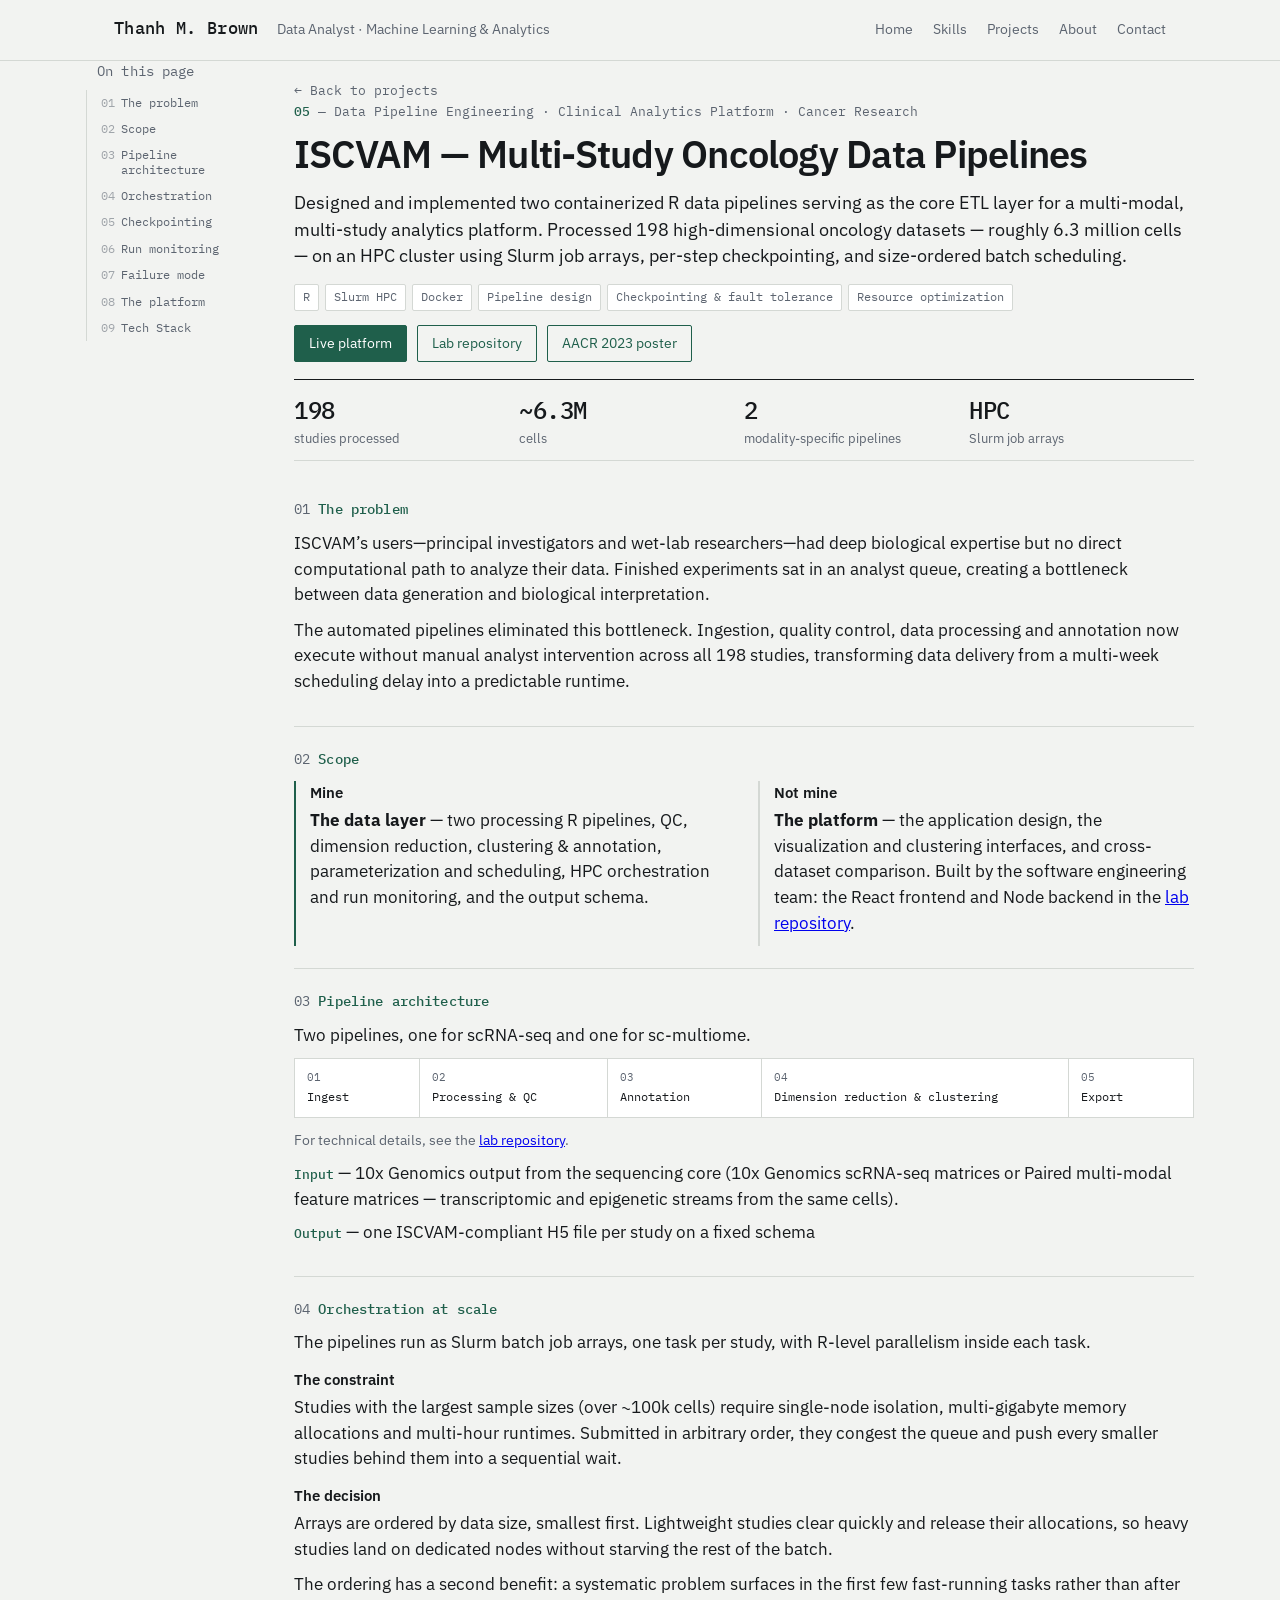
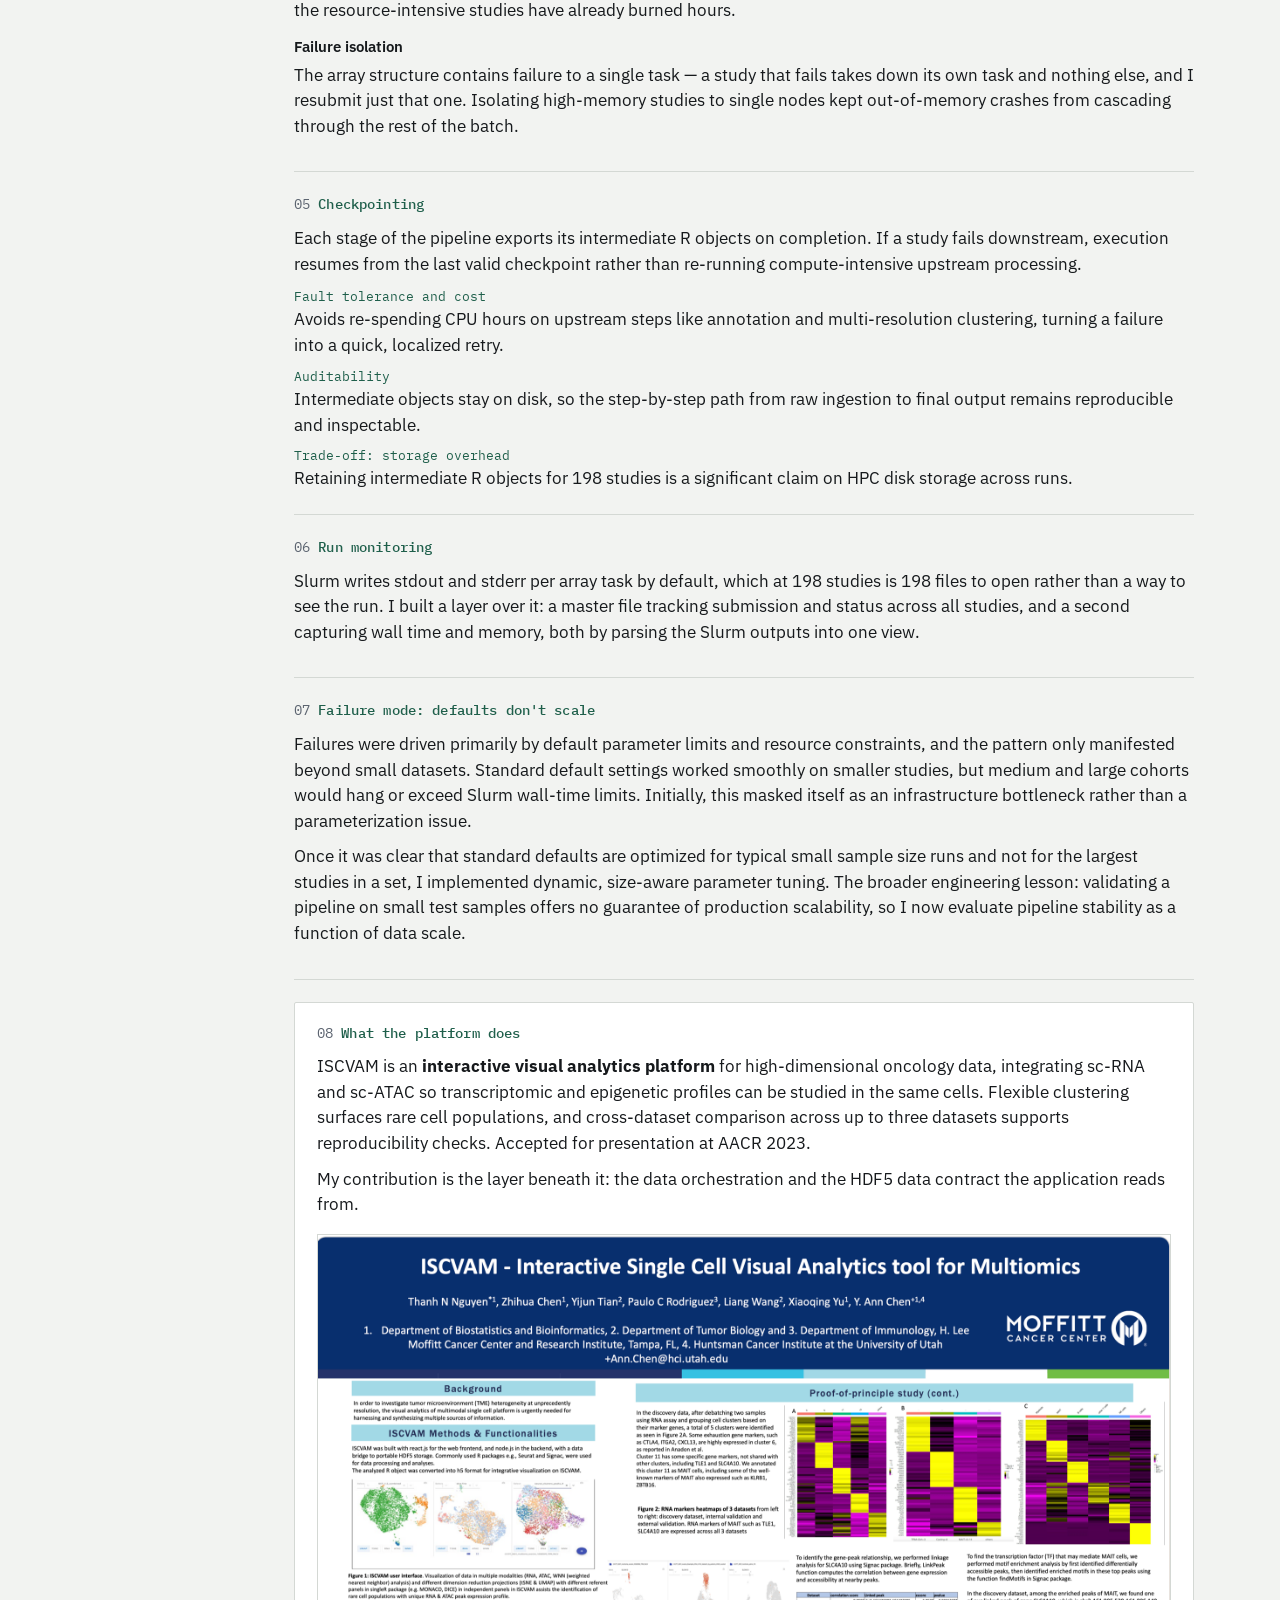
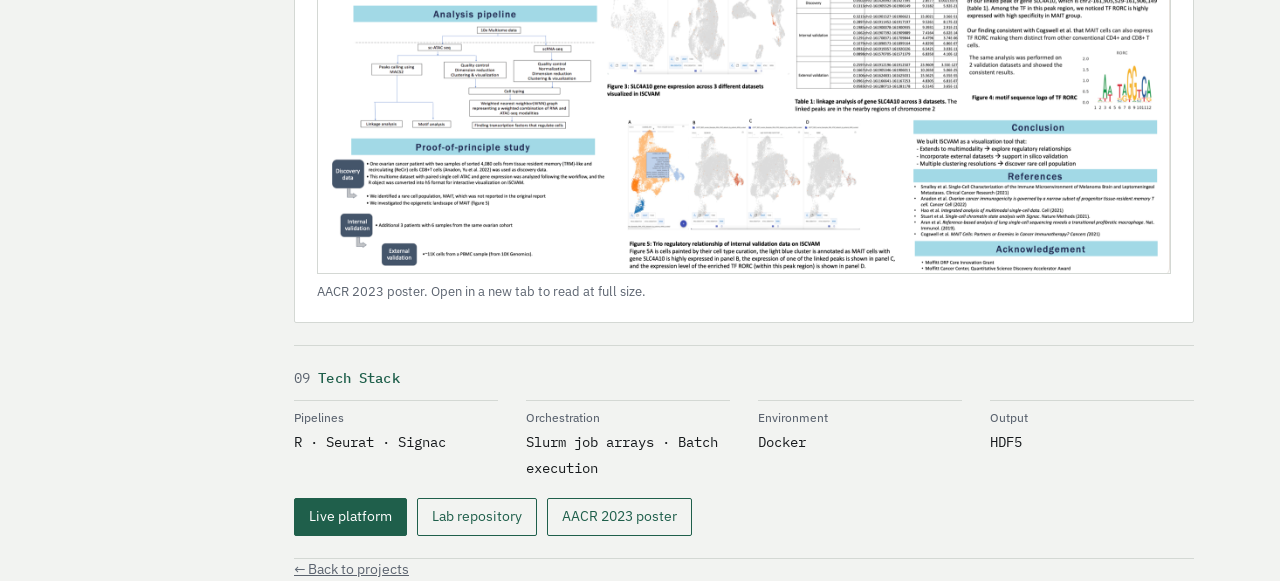
<file: projects/project-iscvam.html>
<!DOCTYPE html>
<html lang="en">
<head>
<meta charset="utf-8">
<meta name="viewport" content="width=device-width, initial-scale=1">
<!-- Google tag (gtag.js) -->
<script async src="https://www.googletagmanager.com/gtag/js?id=G-ECCQQ2EWNH"></script>
<script>
  window.dataLayer = window.dataLayer || [];
  function gtag(){dataLayer.push(arguments);}
  gtag('js', new Date());
  gtag('config', 'G-ECCQQ2EWNH');
</script>
<title>ISCVAM — Multi-Study Oncology Data Pipelines — Thanh M. Brown</title>
<meta name="description" content="Two containerized R pipelines forming the data layer behind an interactive analytics platform at a cancer research institute. 198 studies, ~6.3M cells, Slurm job arrays.">
<link rel="preconnect" href="https://fonts.googleapis.com">
<link rel="preconnect" href="https://fonts.gstatic.com" crossorigin>
<link href="https://fonts.googleapis.com/css2?family=IBM+Plex+Mono:wght@400;500&family=IBM+Plex+Sans:wght@400;450;600&display=swap" rel="stylesheet">
<style>
:root{
  --ground:#F2F3F1;
  --ink:#16191C;
  --muted:#5C6470;
  --rule:#D4D8D4;
  --signal:#1F5F4B;
  --signal-soft:#E4EDE8;
  --sans:"IBM Plex Sans",system-ui,-apple-system,sans-serif;
  --mono:"IBM Plex Mono",ui-monospace,Menlo,monospace;
}
*{box-sizing:border-box}
html{-webkit-text-size-adjust:100%}
body{
  margin:0;background:var(--ground);color:var(--ink);
  font-family:var(--sans);font-size:16.5px;line-height:1.55;
  font-weight:400;
}
.wrap{max-width:900px;margin:0 auto;padding:0 22px}
p{max-width:none;margin:0 0 10px}

/* ---------- site chrome ---------- */
.topbar{border-bottom:1px solid var(--rule)}
.topbar .wrap{display:flex;align-items:baseline;gap:18px;flex-wrap:wrap;padding-top:16px;padding-bottom:16px}
.mark{font-family:var(--mono);font-weight:500;letter-spacing:.02em}
.mark a{color:var(--ink);text-decoration:none}
.role{color:var(--muted);font-size:14px}
.topnav{margin-left:auto;display:flex;gap:20px;font-size:14px}
.topnav a{color:var(--muted);text-decoration:none;border-bottom:1px solid transparent;padding-bottom:2px}
.topnav a:hover,.topnav a:focus-visible{color:var(--ink);border-bottom-color:var(--signal)}

.back{display:inline-block;margin-top:20px;font-family:var(--mono);font-size:13px;color:var(--muted);text-decoration:none}
.back:hover,.back:focus-visible{color:var(--signal)}

/* ---------- hero ---------- */
.hero{padding-top:10px;padding-bottom:18px}
.eyebrow{font-family:var(--mono);font-size:13px;color:var(--muted);margin:0 0 10px}
.eyebrow b{color:var(--signal);font-weight:500}
h1{
  font-size:clamp(28px,4.5vw,38px);line-height:1.15;letter-spacing:-.02em;
  font-weight:600;margin:0 0 14px;max-width:100%;
}
.lede{font-size:18px;line-height:1.48;margin:0 0 14px}
.chips{display:flex;flex-wrap:wrap;gap:6px;margin:0 0 14px;padding:0;list-style:none}
.chips li{
  font-family:var(--mono);font-size:12px;color:var(--muted);
  border:1px solid var(--rule);border-radius:2px;padding:3px 8px;background:#fff;
}
.actions{display:flex;flex-wrap:wrap;gap:10px}
.actions a{
  font-size:14px;text-decoration:none;padding:7px 14px;border-radius:2px;
  border:1px solid var(--signal);color:var(--signal);background:transparent;
}
.actions a.primary{background:var(--signal);color:#fff}
.actions a:hover,.actions a:focus-visible{background:var(--signal);color:#fff}

/* ---------- scale strip ---------- */
.scale{
  border-top:1px solid var(--ink);border-bottom:1px solid var(--rule);
  display:grid;grid-template-columns:repeat(4,1fr);
}
.scale div{padding:12px 14px 12px 0}
.scale dt{font-family:var(--mono);font-size:24px;font-weight:500;letter-spacing:-.02em}
.scale dd{margin:2px 0 0;font-size:13px;color:var(--muted);line-height:1.3}

/* ---------- sections ---------- */
section{padding:22px 0;border-bottom:1px solid var(--rule)}
h2{
  font-size:14px;font-family:var(--mono);font-weight:500;color:var(--signal);
  margin:0 0 10px;letter-spacing:.01em;
}
h3{font-size:15px;font-weight:600;margin:12px 0 4px}
section p+p{margin-top:8px}

.split{display:grid;grid-template-columns:1fr 1fr;gap:28px}
.split h3{margin-top:0}
.split p{max-width:none}
.split .mine{border-left:2px solid var(--signal);padding-left:14px}
.split .theirs{border-left:2px solid var(--rule);padding-left:14px}

/* ---------- pipeline spine ---------- */
.spine{margin:4px 0 12px;padding:0;border:1px solid var(--rule);background:#fff}
.stages{display:flex;list-style:none;margin:0;padding:0;flex-wrap:wrap}
.stages li{
  flex:1 1 auto;font-family:var(--mono);font-size:12px;
  padding:10px 12px;border-right:1px solid var(--rule);white-space:nowrap;
}
.stages li:last-child{border-right:0}
.stages li span{color:var(--muted);display:block;font-size:11px;margin-bottom:2px}

.io{margin:8px 0 0;padding:0;list-style:none}
.io li{margin-bottom:8px}
.io b{font-family:var(--mono);font-size:13px;font-weight:500;color:var(--signal)}

.pull{
  margin:12px 0 0;padding:12px 16px;background:var(--signal-soft);
  border-radius:2px;font-size:15px;line-height:1.45;
}
.pull p{margin:0;max-width:none}

/* ---------- platform aside ---------- */
.platform{background:#fff;border:1px solid var(--rule);padding:20px 22px;border-radius:2px}
.platform h2{margin-top:0}
.platform p:last-child{margin-bottom:0;color:var(--muted);font-size:14px}

.poster{margin:16px 0 0}
.poster img{display:block;width:100%;height:auto;border:1px solid var(--rule);background:#fff}
.poster figcaption{font-size:13px;color:var(--muted);margin-top:8px}

/* ---------- stack ---------- */
.stack{list-style:none;margin:0 0 18px;padding:0;display:grid;grid-template-columns:repeat(4,1fr);gap:10px 28px}
.stack li{border-top:1px solid var(--rule);padding-top:8px}
.stack b{display:block;font-size:12px;color:var(--muted);font-weight:450;margin-bottom:2px}
.stack span{font-family:var(--mono);font-size:13.5px}

footer{padding:20px 0 36px;font-size:14px;color:var(--muted)}
footer a{color:var(--muted)}

/* ---------- side contents rail ---------- */
.toc{display:none}
.toc h2{
  font-size:13.5px;color:var(--muted);margin:0 0 8px;
  padding-left:11px;font-weight:400;
}
.toc ol{list-style:none;margin:0;padding:0;border-left:1px solid var(--rule);counter-reset:toc}
.toc li{margin:0;counter-increment:toc}
.toc a{
  display:flex;gap:6px;padding:6px 0 6px 14px;margin-left:-1px;
  border-left:1px solid transparent;
  font-family:var(--mono);font-size:11.5px;line-height:1.25;
  color:var(--muted);text-decoration:none;
}
.toc a::before{content:counter(toc,decimal-leading-zero);opacity:.55;flex:none}
.toc a:hover{color:var(--ink)}
.toc a:focus-visible{outline:2px solid var(--signal);outline-offset:2px}
.toc a[aria-current="true"]{color:var(--signal);border-left-color:var(--signal)}
.toc a[aria-current="true"]::before{opacity:1}

/* ---------- numbered section headings ---------- */
main{counter-reset:sec}
main > section{counter-increment:sec}
main > section h2::before{
  content:counter(sec,decimal-leading-zero);
  color:var(--muted);margin-right:8px;font-weight:400;
}

/* ---------- shell: rail + content ---------- */
.shell{max-width:900px;margin:0 auto;padding:0 22px}
.col{min-width:0}
.col .wrap{max-width:none;padding:0;margin:0}

.note{font-size:13.5px;color:var(--muted);margin:6px 0 10px}
.points{margin:10px 0 0;padding:0}
.points dt{font-family:var(--mono);font-size:12.5px;color:var(--signal);margin-top:8px}
.points dt:first-child{margin-top:0}
.points dd{margin:1px 0 0;padding:0}

@media (min-width:1080px){
  .shell{
    display:grid;grid-template-columns:180px minmax(0,900px);
    gap:28px;justify-content:center;max-width:none;padding:0 20px;
  }
  .toc{display:block;position:sticky;top:20px;align-self:start;
       max-height:calc(100vh - 40px);overflow-y:auto}
  .topbar .wrap{max-width:1052px;padding-left:0;padding-right:0}
  main section{scroll-margin-top:18px}
}
@media (prefers-reduced-motion:no-preference){
  html{scroll-behavior:smooth}
}

@media (max-width:720px){
  body{font-size:17.5px}
  .scale{grid-template-columns:1fr 1fr}
  .split{grid-template-columns:1fr;gap:18px}
  .stack{grid-template-columns:1fr 1fr}
  .stages li{flex:1 1 100%;border-right:0;border-bottom:1px solid var(--rule)}
  .stages li:last-child{border-bottom:0}
}
@media (max-width:460px){
  .stack{grid-template-columns:1fr}
  .scale{grid-template-columns:1fr 1fr}
}
@media (prefers-reduced-motion:reduce){*{transition:none!important;animation:none!important}}
</style>
</head>
<body>

<div class="topbar">
  <div class="wrap">
    <span class="mark"><a href="../index.html">Thanh M. Brown</a></span>
    <span class="role">Data Analyst · Machine Learning &amp; Analytics</span>
    <nav class="topnav">
      <a href="../index.html">Home</a>
      <a href="../index.html#skills">Skills</a>
      <a href="../index.html#projects">Projects</a>
      <a href="../index.html#about">About</a>
      <a href="../index.html#contact">Contact</a>
    </nav>
  </div>
</div>

<div class="shell">

<nav class="toc" aria-label="On this page">
  <h2 id="toc-label">On this page</h2>
  <ol aria-labelledby="toc-label">
    <li><a href="#problem">The problem</a></li>
    <li><a href="#scope">Scope</a></li>
    <li><a href="#architecture">Pipeline architecture</a></li>
    <li><a href="#orchestration">Orchestration</a></li>
    <li><a href="#checkpointing">Checkpointing</a></li>
    <li><a href="#monitoring">Run monitoring</a></li>
    <li><a href="#failure">Failure mode</a></li>
    <li><a href="#platform">The platform</a></li>
    <li><a href="#stack">Tech Stack</a></li>
  </ol>
</nav>

<div class="col">

<div class="wrap">
  <a class="back" href="../index.html#projects">← Back to projects</a>
</div>

<header class="wrap hero">
  <p class="eyebrow"><b>05</b> — Data Pipeline Engineering · Clinical Analytics Platform · Cancer Research</p>
  <h1>ISCVAM — Multi-Study Oncology Data Pipelines</h1>
  <p class="lede">Designed and implemented two containerized R data pipelines serving as the core ETL layer for a multi-modal, multi-study analytics platform. Processed 198 high-dimensional oncology datasets — roughly 6.3 million cells — on an HPC cluster using Slurm job arrays, per-step checkpointing, and size-ordered batch scheduling.</p>
  <ul class="chips">
    <li>R</li><li>Slurm HPC</li><li>Docker</li><li>Pipeline design</li><li>Checkpointing &amp; fault tolerance</li><li>Resource optimization</li>
  </ul>
  <div class="actions">
    <a class="primary" href="https://chenlab.chpc.utah.edu/iscvam/" target="_blank" rel="noopener">Live platform</a>
    <a href="https://github.com/AnnChenLab/ISCVAM" target="_blank" rel="noopener">Lab repository</a>
    <a href="../assets/img/iscvam-screenshot.png" target="_blank" rel="noopener">AACR 2023 poster</a>
  </div>
</header>

<div class="wrap">
  <dl class="scale">
    <div><dt>198</dt><dd>studies processed</dd></div>
    <div><dt>~6.3M</dt><dd>cells</dd></div>
    <div><dt>2</dt><dd>modality-specific pipelines</dd></div>
    <div><dt>HPC</dt><dd>Slurm job arrays</dd></div>
  </dl>
</div>

<main class="wrap">

  <section id="problem">
    <h2>The problem</h2>
    <p>ISCVAM’s users—principal investigators and wet-lab researchers—had deep biological expertise but no direct computational path to analyze their data. Finished experiments sat in an analyst queue, creating a bottleneck between data generation and biological interpretation.</p>
    <p>The automated pipelines eliminated this bottleneck. Ingestion, quality control, data processing and annotation now execute without manual analyst intervention across all 198 studies, transforming data delivery from a multi-week scheduling delay into a predictable runtime.</p>
  </section>

  <section id="scope">
    <h2>Scope</h2>
    <div class="split">
      <div class="mine">
        <h3>Mine</h3>
        <p><b>The data layer</b> — two processing R pipelines, QC, dimension reduction, clustering &amp; annotation, parameterization and scheduling, HPC orchestration and run monitoring, and the output schema.</p>
      </div>
      <div class="theirs">
        <h3>Not mine</h3>
        <p><b>The platform</b> — the application design, the visualization and clustering interfaces, and cross-dataset comparison. Built by the software engineering team: the React frontend and Node backend in the <a href="https://github.com/AnnChenLab/ISCVAM" target="_blank" rel="noopener">lab repository</a>.</p>
      </div>
    </div>
  </section>

  <section id="architecture">
    <h2>Pipeline architecture</h2>
    <p>Two pipelines, one for scRNA-seq and one for sc-multiome.</p>

    <div class="spine">
      <ol class="stages">
        <li><span>01</span>Ingest</li>
        <li><span>02</span>Processing &amp; QC</li>
        <li><span>03</span>Annotation</li>
        <li><span>04</span>Dimension reduction &amp; clustering</li>
        <li><span>05</span>Export</li>
      </ol>
    </div>
    <p class="note">For technical details, see the <a href="https://github.com/AnnChenLab/ISCVAM" target="_blank" rel="noopener">lab repository</a>.</p>
    <ul class="io">
      <li><b>Input</b> — 10x Genomics output from the sequencing core (10x Genomics scRNA-seq matrices or Paired multi-modal feature matrices — transcriptomic and epigenetic streams from the same cells).</li>
      <li><b>Output</b> — one ISCVAM-compliant H5 file per study on a fixed schema</li>
    </ul>
  </section>

  <section id="orchestration">
    <h2>Orchestration at scale</h2>
    <p>The pipelines run as Slurm batch job arrays, one task per study, with R-level parallelism inside each task.</p>

    <h3>The constraint</h3>
    <p>Studies with the largest sample sizes (over ~100k cells) require single-node isolation, multi-gigabyte memory allocations and multi-hour runtimes. Submitted in arbitrary order, they congest the queue and push every smaller studies behind them into a sequential wait.</p>

    <h3>The decision</h3>
    <p>Arrays are ordered by data size, smallest first. Lightweight studies clear quickly and release their allocations, so heavy studies land on dedicated nodes without starving the rest of the batch.</p>
    <p>The ordering has a second benefit: a systematic problem surfaces in the first few fast-running tasks rather than after the resource-intensive studies have already burned hours.</p>

    <h3>Failure isolation</h3>
    <p>The array structure contains failure to a single task — a study that fails takes down its own task and nothing else, and I resubmit just that one. Isolating high-memory studies to single nodes kept out-of-memory crashes from cascading through the rest of the batch.</p>
  </section>

  <section id="checkpointing">
    <h2>Checkpointing</h2>
    <p>Each stage of the pipeline exports its intermediate R objects on completion. If a study fails downstream, execution resumes from the last valid checkpoint rather than re-running compute-intensive upstream processing.</p>
    <dl class="points">
      <dt>Fault tolerance and cost</dt>
      <dd>Avoids re-spending CPU hours on upstream steps like annotation and multi-resolution clustering, turning a failure into a quick, localized retry.</dd>
      <dt>Auditability</dt>
      <dd>Intermediate objects stay on disk, so the step-by-step path from raw ingestion to final output remains reproducible and inspectable.</dd>
      <dt>Trade-off: storage overhead</dt>
      <dd>Retaining intermediate R objects for 198 studies is a significant claim on HPC disk storage across runs.</dd>
    </dl>
  </section>

  <section id="monitoring">
    <h2>Run monitoring</h2>
    <p>Slurm writes stdout and stderr per array task by default, which at 198 studies is 198 files to open rather than a way to see the run. I built a layer over it: a master file tracking submission and status across all studies, and a second capturing wall time and memory, both by parsing the Slurm outputs into one view.</p>
  </section>

  <section id="failure">
    <h2>Failure mode: defaults don't scale</h2>
    <p>Failures were driven primarily by default parameter limits and resource constraints, and the pattern only manifested beyond small datasets. Standard default settings worked smoothly on smaller studies, but medium and large cohorts would hang or exceed Slurm wall-time limits. Initially, this masked itself as an infrastructure bottleneck rather than a parameterization issue.</p>
    <p>Once it was clear that standard defaults are optimized for typical small sample size runs and not for the largest studies in a set, I implemented dynamic, size-aware parameter tuning. The broader engineering lesson: validating a pipeline on small test samples offers no guarantee of production scalability, so I now evaluate pipeline stability as a function of data scale.</p>
  </section>

  <section id="platform">
    <div class="platform">
      <h2>What the platform does</h2>
      <p>ISCVAM is an <strong>interactive visual analytics platform</strong> for high-dimensional oncology data, integrating sc-RNA and sc-ATAC so transcriptomic and epigenetic profiles can be studied in the same cells. Flexible clustering surfaces rare cell populations, and cross-dataset comparison across up to three datasets supports reproducibility checks. Accepted for presentation at AACR 2023.</p>
      <p>My contribution is the layer beneath it: the data orchestration and the HDF5 data contract the application reads from.</p>
      <figure class="poster">
        <a href="../assets/img/iscvam-screenshot.png" target="_blank" rel="noopener">
          <img src="../assets/img/iscvam-screenshot.png"
               alt="ISCVAM conference poster presented at AACR 2023, showing the platform interface, the analysis pipeline diagram, and the proof-of-principle study"
               loading="lazy">
        </a>
        <figcaption>AACR 2023 poster. Open in a new tab to read at full size.</figcaption>
      </figure>
    </div>
  </section>

  <section id="stack">
    <h2>Tech Stack</h2>
    <ul class="stack">
      <li><b>Pipelines</b><span>R · Seurat · Signac</span></li>
      <li><b>Orchestration</b><span>Slurm job arrays · Batch execution</span></li>
      <li><b>Environment</b><span>Docker</span></li>
      <li><b>Output</b><span>HDF5</span></li>
    </ul>
    <div class="actions">
      <a class="primary" href="https://chenlab.chpc.utah.edu/iscvam/" target="_blank" rel="noopener">Live platform</a>
      <a href="https://github.com/AnnChenLab/ISCVAM" target="_blank" rel="noopener">Lab repository</a>
      <a href="../assets/img/iscvam-screenshot.png" target="_blank" rel="noopener">AACR 2023 poster</a>
    </div>
  </section>

</main>

<footer class="wrap">
  <a href="../index.html#projects">← Back to projects</a>
</footer>

</div>
</div>

<script>
(function () {
  var links = Array.prototype.slice.call(
    document.querySelectorAll('.toc a[href^="#"]')
  );
  if (!links.length || !('IntersectionObserver' in window)) return;

  var byId = {};
  var sections = [];
  links.forEach(function (a) {
    var el = document.getElementById(a.getAttribute('href').slice(1));
    if (el) { byId[el.id] = a; sections.push(el); }
  });

  var visible = new Set();

  function paint() {
    var current = null;
    for (var i = 0; i < sections.length; i++) {
      if (visible.has(sections[i].id)) { current = sections[i].id; break; }
    }
    if (!current) {
      for (var j = sections.length - 1; j >= 0; j--) {
        if (sections[j].getBoundingClientRect().top < window.innerHeight * 0.4) {
          current = sections[j].id;
          break;
        }
      }
    }
    links.forEach(function (a) { a.removeAttribute('aria-current'); });
    if (current && byId[current]) byId[current].setAttribute('aria-current', 'true');
  }

  var io = new IntersectionObserver(function (entries) {
    entries.forEach(function (e) {
      if (e.isIntersecting) visible.add(e.target.id);
      else visible.delete(e.target.id);
    });
    paint();
  }, { rootMargin: '-15% 0px -60% 0px', threshold: 0 });

  sections.forEach(function (s) { io.observe(s); });
  paint();
})();
</script>

</body>
</html>
</file>
<file: assets/css/style.css>
/* ── FONTS ── */
@import url('https://fonts.googleapis.com/css2?family=Fraunces:ital,opsz,wght@0,9..144,300;0,9..144,600;0,9..144,700;1,9..144,300&family=DM+Sans:ital,wght@0,300;0,400;0,500;1,300&family=DM+Mono:wght@300;400&display=swap');

/* ── RESET ── */
*, *::before, *::after { box-sizing: border-box; margin: 0; padding: 0; }
html { scroll-behavior: smooth; font-size: 16px; }

:root {
  --white:    #FFFFFF;
  --off:      #F8F6F2;
  --off2:     #F1EDE8;
  --border:   #E5E0DA;
  --border2:  #D0C9C2;
  --text:     #1C1916;
  --muted:    #6B6560;
  --dim:      #A8A3A0;
  --teal:     #0C7C6E;
  --teal-lt:  #E4F3F0;
  --teal-md:  #B4DDD9;
  --navy:     #1C3A5E;
  --coral:    #C4513A;
  --ink:      #2C2420;
  --sidebar-w: 220px;
  --right-w:   240px;
  --shadow:    0 1px 3px rgba(0,0,0,0.06), 0 4px 16px rgba(0,0,0,0.05);
}

body {
  background: var(--off);
  color: var(--text);
  font-family: 'DM Sans', sans-serif;
  font-weight: 300;
  line-height: 1.7;
  min-height: 100vh;
}

h1, h2, h3, h4 {
  font-family: 'Fraunces', serif;
  font-weight: 600;
  line-height: 1.1;
  letter-spacing: -0.02em;
  color: var(--ink);
}

a { color: inherit; text-decoration: none; }

/* ════════════════════════════════════════
   THREE-COLUMN SHELL
════════════════════════════════════════ */
.site-shell {
  display: grid;
  grid-template-columns: var(--sidebar-w) 1fr var(--right-w);
  grid-template-rows: auto;
  min-height: 100vh;
  max-width: 1280px;
  margin: 0 auto;
  background: var(--white);
  box-shadow: 0 0 0 1px var(--border);
}

/* ════════════════════════════════════════
   LEFT SIDEBAR
════════════════════════════════════════ */
.left-sidebar {
  grid-column: 1;
  grid-row: 1 / 99;
  position: sticky;
  top: 0;
  height: 100vh;
  overflow-y: auto;
  border-right: 1px solid var(--border);
  background: var(--white);
  padding: 2rem 1.4rem;
  display: flex;
  flex-direction: column;
  gap: 0;
  scrollbar-width: none;
}
.left-sidebar::-webkit-scrollbar { display: none; }

/* Profile block */
.profile-avatar {
  width: 68px; height: 68px;
  border-radius: 50%;
  background: var(--teal-lt);
  border: 2px solid var(--teal-md);
  display: flex;
  align-items: center;
  justify-content: center;
  font-family: 'Fraunces', serif;
  font-weight: 700;
  font-size: 1.5rem;
  color: var(--teal);
  margin-bottom: 1rem;
  flex-shrink: 0;
  overflow: hidden;
}
.profile-avatar img { width: 100%; height: 100%; object-fit: cover; border-radius: 50%; }

.profile-name {
  font-family: 'Fraunces', serif;
  font-weight: 700;
  font-size: 1rem;
  color: var(--ink);
  margin-bottom: 0.3rem;
  letter-spacing: -0.01em;
}

.profile-tagline {
  font-size: 0.78rem;
  color: var(--muted);
  line-height: 1.5;
  margin-bottom: 1rem;
}

.profile-pill {
  display: inline-flex;
  align-items: center;
  gap: 0.4rem;
  background: var(--teal-lt);
  border: 1px solid var(--teal-md);
  color: var(--teal);
  font-family: 'DM Mono', monospace;
  font-size: 0.6rem;
  letter-spacing: 0.1em;
  text-transform: uppercase;
  padding: 0.25rem 0.65rem;
  border-radius: 100px;
  margin-bottom: 1.4rem;
}
.profile-pill-dot {
  width: 5px; height: 5px;
  background: var(--teal);
  border-radius: 50%;
}

.sidebar-divider {
  height: 1px;
  background: var(--border);
  margin: 1rem 0;
}

/* Sidebar nav */
.sidebar-nav { list-style: none; display: flex; flex-direction: column; gap: 0.1rem; }

.sidebar-nav a {
  display: flex;
  align-items: center;
  gap: 0.75rem;
  padding: 0.5rem 0.6rem;
  border-radius: 8px;
  font-size: 0.88rem;
  color: var(--muted);
  font-weight: 400;
  transition: background 0.15s, color 0.15s;
}
.sidebar-nav a:hover { background: var(--off); color: var(--ink); }
.sidebar-nav a.active { background: var(--teal-lt); color: var(--teal); font-weight: 500; }

.nav-icon {
  width: 18px; height: 18px;
  display: flex; align-items: center; justify-content: center;
  font-size: 0.9rem;
  flex-shrink: 0;
  opacity: 0.7;
}
.sidebar-nav a.active .nav-icon,
.sidebar-nav a:hover .nav-icon { opacity: 1; }

/* Social links */
.sidebar-socials {
  display: flex;
  gap: 0.5rem;
  margin-top: 0.5rem;
  flex-wrap: wrap;
}

.social-btn {
  display: inline-flex;
  align-items: center;
  gap: 0.35rem;
  padding: 0.3rem 0.7rem;
  border: 1px solid var(--border2);
  border-radius: 6px;
  font-family: 'DM Mono', monospace;
  font-size: 0.63rem;
  letter-spacing: 0.05em;
  color: var(--muted);
  transition: all 0.15s;
}
.social-btn:hover { border-color: var(--teal); color: var(--teal); background: var(--teal-lt); }

/* ════════════════════════════════════════
   MAIN CONTENT
════════════════════════════════════════ */
.main-content {
  grid-column: 2;
  grid-row: 1 / 99;
  border-right: 1px solid var(--border);
  min-width: 0;
}

/* ── HERO BANNER ── */
.hero-banner {
  padding: 3rem 2.5rem 2.5rem;
  border-bottom: 1px solid var(--border);
  background: var(--white);
}

.hero-pill {
  display: inline-flex;
  align-items: center;
  gap: 0.4rem;
  background: var(--teal-lt);
  border: 1px solid var(--teal-md);
  color: var(--teal);
  font-family: 'DM Mono', monospace;
  font-size: 0.62rem;
  letter-spacing: 0.12em;
  text-transform: uppercase;
  padding: 0.3rem 0.75rem;
  border-radius: 100px;
  margin-bottom: 1.2rem;
}

.hero-name {
  font-family: 'Fraunces', serif;
  font-weight: 700;
  font-size: clamp(2.2rem, 4vw, 3.6rem);
  line-height: 1.0;
  letter-spacing: -0.03em;
  color: var(--ink);
  margin-bottom: 1.2rem;
}
.hero-name em { font-style: italic; font-weight: 300; color: var(--teal); }

.hero-bio {
  font-size: 0.97rem;
  color: var(--muted);
  line-height: 1.8;
  margin-bottom: 2rem;
  max-width: 540px;
}
.hero-bio strong { color: var(--text); font-weight: 500; }

.hero-actions { display: flex; gap: 0.7rem; flex-wrap: wrap; }

/* ── STAT STRIP ── */
.stat-strip {
  display: grid;
  grid-template-columns: repeat(4, 1fr);
  border-bottom: 1px solid var(--border);
}

.stat-cell {
  padding: 1.4rem 1.8rem;
  border-right: 1px solid var(--border);
  transition: background 0.15s;
}
.stat-cell:last-child { border-right: none; }
.stat-cell:hover { background: var(--off); }

.stat-cell-label {
  font-family: 'DM Mono', monospace;
  font-size: 0.6rem;
  letter-spacing: 0.14em;
  text-transform: uppercase;
  color: var(--dim);
  margin-bottom: 0.3rem;
}
.stat-cell-value {
  font-family: 'Fraunces', serif;
  font-weight: 600;
  font-size: 0.95rem;
  color: var(--ink);
  line-height: 1.3;
}

/* ── SECTION ── */
.content-section {
  padding: 2.5rem;
  border-bottom: 1px solid var(--border);
}

.eyebrow {
  font-family: 'DM Mono', monospace;
  font-size: 0.62rem;
  font-weight: 400;
  color: var(--teal);
  letter-spacing: 0.2em;
  text-transform: uppercase;
  margin-bottom: 0.5rem;
}

.section-title {
  font-size: clamp(1.4rem, 2.5vw, 1.9rem);
  margin-bottom: 0.5rem;
}

.section-sub {
  font-size: 0.92rem;
  color: var(--muted);
  line-height: 1.7;
  margin-bottom: 2rem;
  max-width: 480px;
}

/* ── SKILLS GRID ── */
.skills-grid {
  display: grid;
  grid-template-columns: repeat(2, 1fr);
  gap: 1px;
  background: var(--border);
  border: 1px solid var(--border);
  border-radius: 12px;
  overflow: hidden;
}

.skill-block {
  background: var(--white);
  padding: 1.4rem 1.6rem;
  transition: background 0.15s;
}
.skill-block:hover { background: var(--off); }

.skill-icon { font-size: 1.1rem; margin-bottom: 0.7rem; }

.skill-name {
  font-family: 'Fraunces', serif;
  font-weight: 600;
  font-size: 0.88rem;
  color: var(--ink);
  margin-bottom: 0.65rem;
}

.skill-tags { display: flex; flex-wrap: wrap; gap: 0.3rem; }

.tag {
  font-family: 'DM Mono', monospace;
  font-size: 0.6rem;
  letter-spacing: 0.04em;
  padding: 0.18rem 0.5rem;
  border-radius: 4px;
  line-height: 1.6;
}
.tag-teal  { background: var(--teal-lt); color: var(--teal); border: 1px solid var(--teal-md); }
.tag-navy  { background: #E8EDF5; color: var(--navy); border: 1px solid #C8D4E6; }
.tag-coral { background: #F7EDE9; color: var(--coral); border: 1px solid #E8C9C0; }
.tag-muted { background: var(--off2); color: var(--muted); border: 1px solid var(--border2); }

/* ── PROJECTS ── */
.projects-list {
  display: flex;
  flex-direction: column;
  gap: 1px;
  background: var(--border);
  border: 1px solid var(--border);
  border-radius: 12px;
  overflow: hidden;
}

.project-card {
  background: var(--white);
  padding: 1.8rem 2rem;
  display: grid;
  grid-template-columns: 1fr 240px;
  gap: 1.5rem;
  align-items: start;
  position: relative;
  transition: background 0.15s;
}

.project-num {
  font-family: 'DM Mono', monospace;
  font-size: 0.6rem;
  color: var(--dim);
  letter-spacing: 0.1em;
  margin-bottom: 0.45rem;
}

.project-title {
  font-family: 'Fraunces', serif;
  font-weight: 600;
  font-size: 1.05rem;
  color: var(--ink);
  margin-bottom: 0.45rem;
  letter-spacing: -0.02em;
  line-height: 1.3;
}

.new-badge {
  display: inline-block;
  font-family: 'DM Mono', monospace;
  font-size: 0.55rem;
  letter-spacing: 0.08em;
  text-transform: uppercase;
  padding: 0.12rem 0.45rem;
  background: var(--teal-lt);
  color: var(--teal);
  border: 1px solid var(--teal-md);
  border-radius: 3px;
  margin-left: 0.5rem;
  vertical-align: middle;
  position: relative; top: -2px;
}

.project-desc {
  font-size: 0.86rem;
  color: var(--muted);
  line-height: 1.7;
  margin-bottom: 1rem;
}

.project-tags { display: flex; gap: 0.3rem; flex-wrap: wrap; }

.project-links {
  display: flex;
  flex-direction: column;
  gap: 0.4rem;
  min-width: 100px;
}

.link-btn {
  display: inline-flex;
  align-items: center;
  justify-content: center;
  gap: 0.3rem;
  font-family: 'DM Mono', monospace;
  font-size: 0.62rem;
  letter-spacing: 0.06em;
  text-transform: uppercase;
  padding: 0.4rem 0.8rem;
  border-radius: 6px;
  border: 1px solid var(--border2);
  color: var(--muted);
  white-space: nowrap;
  transition: all 0.15s;
}
.link-btn:hover { border-color: var(--teal); color: var(--teal); background: var(--teal-lt); }
.link-btn.primary { border-color: var(--teal); color: var(--teal); background: var(--teal-lt); }
.link-btn.primary:hover { background: var(--teal); color: var(--white); }

/* ── ABOUT ── */
.about-body {
  font-size: 0.94rem;
  color: var(--muted);
  line-height: 1.85;
}
.about-body p { margin-bottom: 1rem; }
.about-body p:last-child { margin-bottom: 0; }
.about-body strong { color: var(--text); font-weight: 500; }

/* About: core competencies */
.about-body .about-subhead {
  font-size: 1.05rem;
  margin: 1.75rem 0 0.9rem;
}
.about-body .about-list {
  padding-left: 1.1rem;
}
.about-body .about-list li {
  margin-bottom: 0.35rem;
  line-height: 1.7;
}
.about-body .about-list li:last-child { margin-bottom: 0; }
.about-body .about-list li::marker { color: var(--teal); }

.contact-list { list-style: none; margin-top: 1.5rem; display: flex; flex-direction: column; gap: 0.6rem; }
.contact-list a {
  display: flex; align-items: center; gap: 0.65rem;
  font-family: 'DM Mono', monospace; font-size: 0.73rem;
  color: var(--muted); transition: color 0.15s;
}
.contact-list a:hover { color: var(--teal); }
.contact-list .ci {
  width: 28px; height: 28px;
  border: 1px solid var(--border2);
  border-radius: 7px;
  display: flex; align-items: center; justify-content: center;
  font-size: 0.72rem; flex-shrink: 0;
  transition: border-color 0.15s, background 0.15s;
}
.contact-list a:hover .ci { border-color: var(--teal-md); background: var(--teal-lt); }

/* ── FOOTER ── */
.site-footer {
  grid-column: 1 / -1;
  border-top: 1px solid var(--border);
  background: var(--ink);
  padding: 1.5rem 2.5rem;
  display: flex;
  align-items: center;
  justify-content: space-between;
}
.site-footer p, .site-footer a {
  font-family: 'DM Mono', monospace;
  font-size: 0.65rem;
  letter-spacing: 0.06em;
  color: rgba(255,255,255,0.3);
}
.site-footer a:hover { color: rgba(255,255,255,0.7); }

/* ════════════════════════════════════════
   RIGHT SIDEBAR
════════════════════════════════════════ */
.right-sidebar {
  grid-column: 3;
  grid-row: 1 / 99;
  position: sticky;
  top: 0;
  height: 100vh;
  overflow-y: auto;
  padding: 2rem 1.4rem;
  display: flex;
  flex-direction: column;
  gap: 0;
  scrollbar-width: none;
  background: var(--white);
}
.right-sidebar::-webkit-scrollbar { display: none; }

/* Search box */
.search-box {
  margin-bottom: 1.8rem;
}
.search-label {
  font-family: 'DM Mono', monospace;
  font-size: 0.6rem;
  letter-spacing: 0.18em;
  text-transform: uppercase;
  color: var(--dim);
  margin-bottom: 0.5rem;
  display: block;
}
.search-input-wrap {
  position: relative;
}
.search-input {
  width: 100%;
  padding: 0.55rem 2.2rem 0.55rem 0.85rem;
  border: 1px solid var(--border2);
  border-radius: 8px;
  font-family: 'DM Sans', sans-serif;
  font-size: 0.82rem;
  color: var(--text);
  background: var(--off);
  outline: none;
  transition: border-color 0.15s, background 0.15s;
}
.search-input::placeholder { color: var(--dim); }
.search-input:focus { border-color: var(--teal); background: var(--white); }

.search-icon {
  position: absolute;
  right: 0.7rem; top: 50%;
  transform: translateY(-50%);
  color: var(--dim);
  font-size: 0.85rem;
  pointer-events: none;
  transition: color 0.15s;
}
.search-input:focus + .search-icon { color: var(--teal); }

/* Right sidebar sections */
.rsb-section { margin-bottom: 1.8rem; }

.rsb-heading {
  display: flex;
  align-items: center;
  gap: 0.5rem;
  margin-bottom: 0.8rem;
}
.rsb-heading-icon {
  font-size: 1rem;
  color: var(--muted);
}
.rsb-heading-text {
  font-family: 'DM Mono', monospace;
  font-size: 0.65rem;
  letter-spacing: 0.18em;
  text-transform: uppercase;
  color: var(--muted);
  font-weight: 400;
}

.rsb-divider {
  height: 1px;
  background: var(--border);
  margin-bottom: 1.8rem;
}

/* Category buttons */
.cat-grid {
  display: flex;
  flex-wrap: wrap;
  gap: 0.4rem;
}

.cat-btn {
  display: inline-flex;
  align-items: center;
  padding: 0.3rem 0.75rem;
  border: 1px solid var(--border2);
  border-radius: 6px;
  font-size: 0.76rem;
  color: var(--muted);
  background: var(--white);
  cursor: pointer;
  transition: all 0.15s;
  font-family: 'DM Sans', sans-serif;
}
.cat-btn:hover, .cat-btn.active {
  border-color: var(--teal);
  color: var(--teal);
  background: var(--teal-lt);
}

/* Tag chips */
.tag-cloud {
  display: flex;
  flex-wrap: wrap;
  gap: 0.35rem;
}

.tag-chip {
  display: inline-flex;
  align-items: center;
  padding: 0.22rem 0.6rem;
  background: var(--off2);
  border: 1px solid var(--border);
  border-radius: 4px;
  font-family: 'DM Mono', monospace;
  font-size: 0.62rem;
  letter-spacing: 0.04em;
  color: var(--muted);
  cursor: pointer;
  transition: all 0.15s;
}
.tag-chip:hover {
  background: var(--teal-lt);
  border-color: var(--teal-md);
  color: var(--teal);
}

/* Progress bar (scroll) */
.rsb-progress-wrap {
  margin-bottom: 1.8rem;
}
.rsb-progress-label {
  display: flex;
  justify-content: space-between;
  font-family: 'DM Mono', monospace;
  font-size: 0.6rem;
  letter-spacing: 0.1em;
  text-transform: uppercase;
  color: var(--dim);
  margin-bottom: 0.4rem;
}
.rsb-progress-track {
  height: 3px;
  background: var(--border);
  border-radius: 100px;
  overflow: hidden;
}
.rsb-progress-fill {
  height: 100%;
  width: 0%;
  background: var(--teal);
  border-radius: 100px;
  transition: width 0.1s;
}

/* ── BUTTONS ── */
.btn {
  display: inline-flex; align-items: center; gap: 0.4rem;
  padding: 0.65rem 1.3rem;
  font-family: 'DM Mono', monospace; font-size: 0.72rem;
  letter-spacing: 0.07em; text-transform: uppercase;
  border-radius: 8px; transition: all 0.18s; cursor: pointer; border: none;
  text-decoration: none;
}
.btn-primary { background: var(--teal); color: var(--white); }
.btn-primary:hover { background: #0A6B5E; transform: translateY(-1px); box-shadow: 0 6px 18px rgba(12,124,110,0.25); }
.btn-outline { background: transparent; border: 1px solid var(--border2); color: var(--muted); }
.btn-outline:hover { border-color: var(--teal); color: var(--teal); transform: translateY(-1px); }

/* ── REVEAL ANIMATIONS ── */
.reveal {
  opacity: 0; transform: translateY(16px);
  transition: opacity 0.5s ease, transform 0.5s ease;
}
.reveal.visible { opacity: 1; transform: translateY(0); }

/* ════════════════════════════════════════
   RESPONSIVE
════════════════════════════════════════ */
@media (max-width: 1100px) {
  :root { --right-w: 200px; --sidebar-w: 200px; }
}

@media (max-width: 860px) {
  .site-shell {
    grid-template-columns: 180px 1fr;
    grid-template-rows: auto auto;
  }
  .right-sidebar {
    display: none;
  }
  .main-content { border-right: none; }
}

@media (max-width: 600px) {
  .site-shell { grid-template-columns: 1fr; }
  .left-sidebar {
    position: static;
    height: auto;
    border-right: none;
    border-bottom: 1px solid var(--border);
    flex-direction: row;
    flex-wrap: wrap;
    align-items: center;
    padding: 1rem 1.2rem;
    gap: 0.6rem;
  }
  .profile-avatar { width: 44px; height: 44px; font-size: 1rem; margin-bottom: 0; }
  .profile-tagline, .sidebar-divider, .sidebar-socials { display: none; }
  .profile-pill { margin-bottom: 0; }
  .sidebar-nav { flex-direction: row; flex-wrap: wrap; }
  .sidebar-nav a { padding: 0.3rem 0.5rem; font-size: 0.8rem; }
  .hero-banner { padding: 2rem 1.4rem; }
  .content-section { padding: 1.8rem 1.4rem; }
  .stat-strip { grid-template-columns: repeat(2,1fr); }
  .skills-grid { grid-template-columns: 1fr; }
  .project-card { grid-template-columns: 1fr; }
  .project-links { flex-direction: row; }
  .site-footer { flex-direction: column; gap: 0.4rem; padding: 1.2rem; }
}

.project-preview {
  margin-top: 0.8rem;
  border-radius: 8px;
  overflow: hidden;
  border: 1px solid var(--border);
  height: 160px;
}

.project-preview img {
  width: 100%;
  object-fit: cover;
  object-position: top;
  display: block;
  transition: transform 0.4s ease;
}

.project-card:hover .project-preview img {
  transform: scale(1.03);
}
</file>
